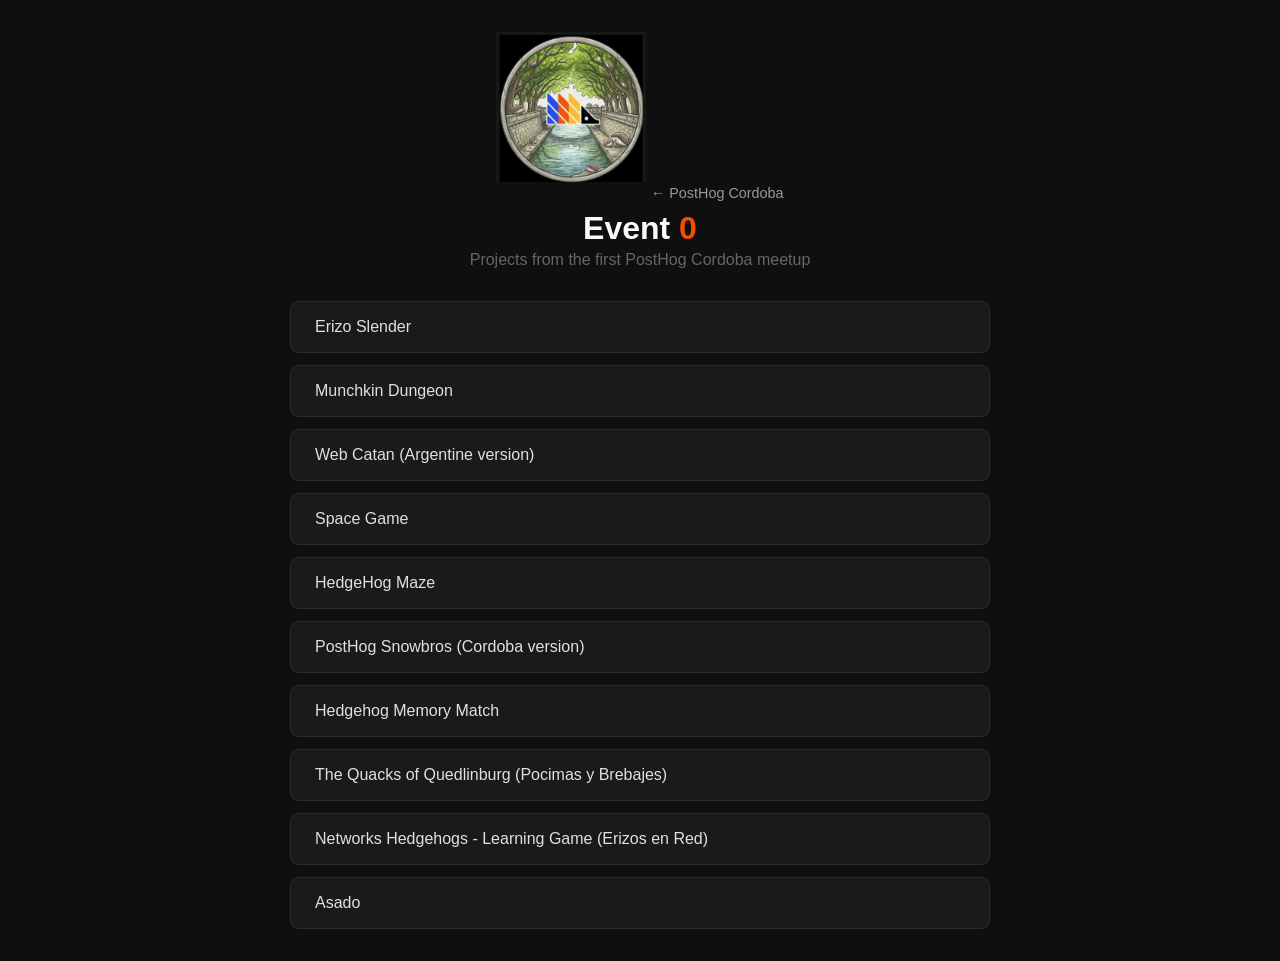
<file: index.html>
<!DOCTYPE html>
<html lang="en">
<head>
  <meta charset="UTF-8">
  <meta http-equiv="refresh" content="0; url=event-0/">
  <title>PostHog Cordoba</title>
</head>
<body>
  <p>Redirecting to <a href="event-0/">Event 0</a>...</p>
</body>
</html>
</file>
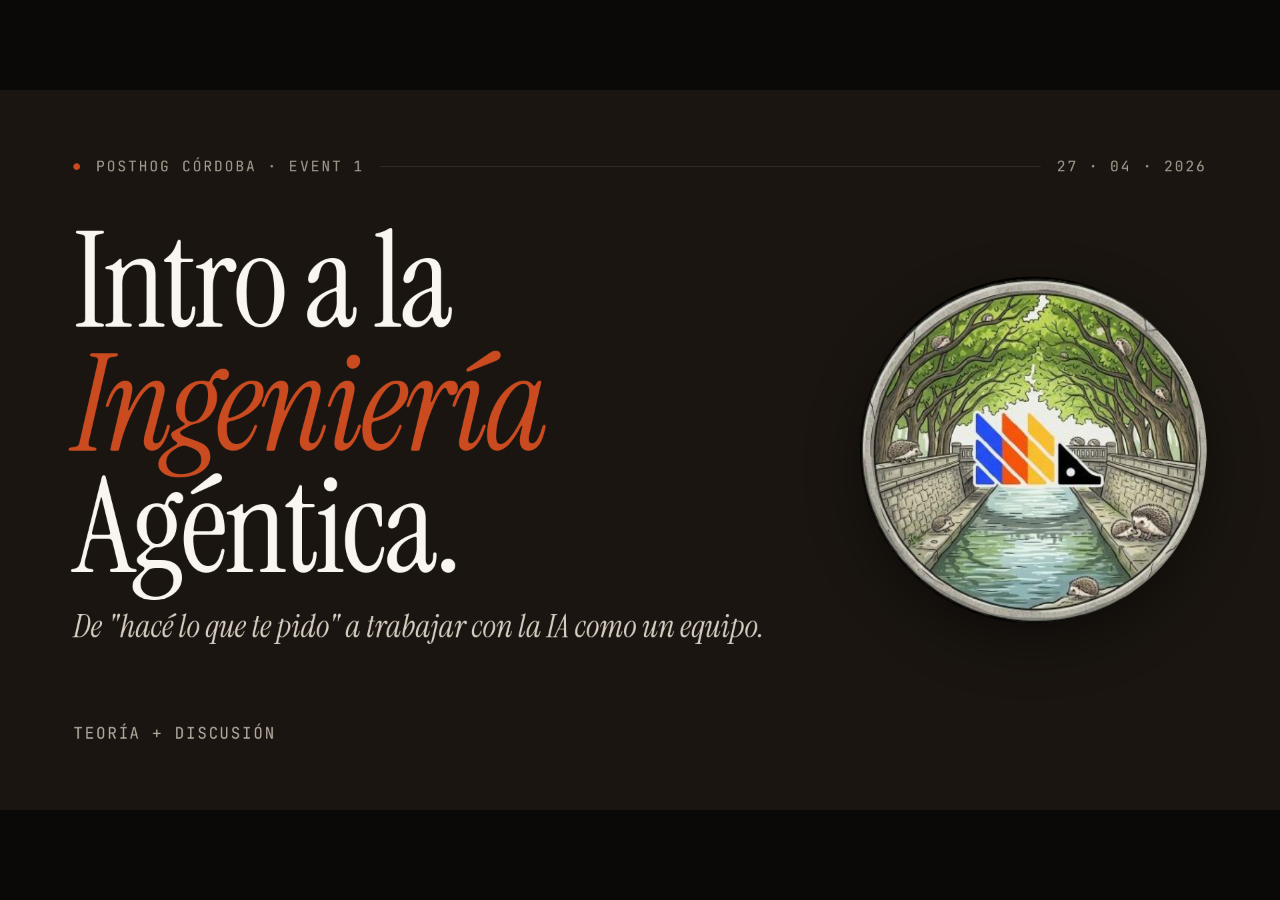
<file: event-0.5/index.html>
<!doctype html>
<html lang="es">
<head>
<meta charset="utf-8">
<title>Intro a la Ingeniería Agéntica</title>
<link rel="stylesheet" href="styles.css?v=2">
<script src="deck-stage.js"></script>
</head>
<body>
<deck-stage width="1920" height="1080">

<!-- 1. COVER -->
<section class="cover" data-label="01 Cover">
  <img src="assets/cover-art.png" alt="" style="position: absolute; right: 110px; top: 50%; transform: translateY(-50%); width: 520px; height: 520px; border-radius: 50%; object-fit: cover; box-shadow: 0 30px 80px rgba(0,0,0,0.4); z-index: 1;">
  <div class="eyebrow" style="position: relative; z-index: 2;"><span class="dot"></span>POSTHOG CÓRDOBA · EVENT 1<span class="rule"></span>27 · 04 · 2026</div>
  <div style="position: relative; z-index: 2; max-width: 1100px;">
    <h1>Intro a la<br><span class="accent">Ingeniería</span><br>Agéntica.</h1>
    <p class="subtitle">De "hacé lo que te pido" a trabajar con la IA como un equipo.</p>
  </div>
  <div class="meta-row" style="position: relative; z-index: 2;">
    <span>teoría + discusión</span>
    <span></span>
  </div>
</section>

<!-- 2. BLOQUE 1 DIVIDER -->
<section class="divider" data-label="02 Bloque 1 — Intro">
  <div class="eyebrow"><span class="dot"></span>BLOQUE 01</div>
  <div class="row" style="align-items: flex-end; gap: 80px;">
    <div class="num">01</div>
    <div style="padding-bottom: 30px;">
      <h2>Intro.</h2>
    </div>
  </div>
  <div class="meta">Recap del Event 0 · Debate en vivo · Agenda</div>
</section>

<!-- 3. RECAP EVENT 0 -->
<section class="slide" data-label="03 Recap Event 0">
  <div class="eyebrow"><span class="dot"></span>01 · INTRO<span class="rule"></span>DIEGO</div>
  <div class="title-block">
    <h2 class="title">Lo que pasó en el<br>Event 0.</h2>
  </div>
  <div class="row" style="margin-top: 50px; gap: 50px; padding-bottom: 40px;">
    <div class="grow" style="height: 380px; display: grid; grid-template-columns: 1.7fr 1fr 1fr 0.8fr; grid-template-rows: minmax(0, 1.2fr) minmax(0, 1fr); gap: 8px;">
      <img src="assets/event0-setup.jpg" alt="" style="grid-row: 1 / 3; grid-column: 1 / 2; width: 100%; height: 100%; object-fit: cover; display: block;">
      <img src="assets/event0-building.jpg" alt="" style="grid-column: 2 / 5; grid-row: 1 / 2; width: 100%; height: 100%; object-fit: cover; display: block;">
      <img src="assets/event0-asado.jpg" alt="" style="grid-column: 2 / 3; grid-row: 2 / 3; width: 100%; height: 100%; object-fit: cover; display: block;">
      <img src="assets/event0-almuerzo.jpg" alt="" style="grid-column: 3 / 4; grid-row: 2 / 3; width: 100%; height: 100%; object-fit: cover; display: block;">
      <img src="assets/event0-demo.jpg" alt="" style="grid-column: 4 / 5; grid-row: 2 / 3; width: 100%; height: 100%; object-fit: cover; display: block;">
    </div>
    <div class="col" style="flex: 0 0 480px; justify-content: space-between;">
      <ul class="dashes">
        <li>Qué construimos — juegos en una tarde con IA</li>
        <li>Quiénes participaron, qué herramientas</li>
        <li>Highlights y momentos memorables</li>
      </ul>
      <div style="font-family: var(--mono); font-size: 18px; line-height: 1.7; color: var(--ink-3); letter-spacing: 0.04em;">
        <div style="color: var(--ink-2); margin-bottom: 10px; text-transform: uppercase; font-size: 14px; letter-spacing: 0.18em;">Más info</div>
        <div><span style="color: var(--accent);">→</span>&nbsp; posthog.com/events/180</div>
        <div><span style="color: var(--accent);">→</span>&nbsp; github.com/PostHog/requests-for-comments-public/issues/508</div>
      </div>
    </div>
  </div>
  <div class="footer"><span>01 / Intro</span><span>Recap del Event 0</span></div>
</section>

<!-- 4. WORD CLOUD live -->
<!-- 4. WORD CLOUD live + PROMPTS -->
<section class="slide" data-label="04 Nube de palabras en vivo">
  <div class="eyebrow"><span class="dot"></span>01 · DEBATE<span class="rule"></span>EN VIVO · MENTIMETER</div>
  <div class="row" style="gap: 80px; align-items: center; margin-top: 30px;">
    <div style="flex: 1; min-width: 0;">
      <h2 class="title">¿Cómo fue<br>vibe codear<br><em>para ustedes?</em></h2>
      <p class="kicker" style="margin-top: 24px;">Abran el link y respondan con las primeras palabras que se les vengan a la cabeza.</p>
      <p class="small" style="margin-top: 32px; margin-bottom: 14px; opacity: .7;">DISPARADORES</p>
      <ol class="steps" style="max-width: 720px;">
        <li>¿Cómo se sintieron trabajando con IA?</li>
        <li>¿Qué fue lo más frustrante?</li>
        <li>¿Alguien logró algo que no habría podido hacer solo?</li>
      </ol>
    </div>
    <div style="flex: 0 0 auto; display: flex; flex-direction: column; align-items: center; gap: 18px;">
      <img src="assets/menti-qr.png" alt="QR Mentimeter" style="width: 460px; height: 460px; image-rendering: pixelated; border: 1px solid var(--rule); padding: 14px; background: #fff;"/>
      <p class="small" style="opacity: .7;">Escaneá el QR para participar</p>
    </div>
  </div>
  <div class="footer"><span>01 / Intro</span><span>Word cloud + discusión</span></div>
</section>

<!-- 5. MENTIMETER FULL-BLEED -->
<section class="slide" data-label="05 Mentimeter en vivo" style="padding: 0; display: block;">
  <iframe scrolling='no' sandbox='allow-popups allow-scripts allow-same-origin allow-presentation' allowfullscreen='true' allowtransparency='true' frameborder='0' src='https://www.mentimeter.com/app/presentation/alfgtob5dpv6dym3qv83kq1tbvhgd1nc/embed' style='display: block; width: 100%; height: 100%; border: 0; background: var(--bg-2);'></iframe>
</section>

<!-- 6. LO QUE PROBABLEMENTE PASÓ -->
<section class="slide" data-label="06 Algo que pudo haber pasado">
  <div class="eyebrow"><span class="dot"></span>01 · INTRO<span class="rule"></span>VALIDAR LA EXPERIENCIA</div>
  <div class="title-block">
    <h2 class="title">Algo que <em>quizás</em><br>les pasó.</h2>
  </div>
  <div class="flow-h" style="margin-top: 70px;">
    <div class="step">Le pedís<br>algo</div>
    <div class="arr">→</div>
    <div class="step">Sale bien</div>
    <div class="arr">→</div>
    <div class="step">Otro<br>cambio</div>
    <div class="arr">→</div>
    <div class="step">Anduvo</div>
    <div class="arr">→</div>
    <div class="step">Feature<br>nuevo</div>
    <div class="arr">→</div>
    <div class="step accent">Algo<br>raro</div>
    <div class="arr">→</div>
    <div class="step">Querés<br>arreglarlo</div>
    <div class="arr">→</div>
    <div class="step accent">Se rompe</div>
  </div>
  <div class="footer"><span>01 / Intro</span><span>Lo que pasa habitualmente</span></div>
</section>

<!-- 7. HOY HABLAMOS DE ESO -->
<section class="slide" data-label="07 Hoy hablamos de eso">
  <div class="eyebrow"><span class="dot"></span>01 · INTRO<span class="rule"></span>AGENDA</div>
  <div class="title-block">
    <h2 class="title">Hoy hablamos<br>de eso.</h2>
  </div>
  <ul class="dashes" style="margin-top: 56px; max-width: 1600px; font-size: 28px;">
    <li>¿Qué pasa cuando vibe codeamos?</li>
    <li>¿En qué momento se queda corto?</li>
    <li>¿Cómo empezamos a entender y a hacer crecer los proyectos?</li>
    <li>¿Cómo dejamos de usar IA para programar rápido y empezamos a usarla para trabajar mejor?</li>
  </ul>
  <div class="footer"><span>01 / Intro</span><span>→ Bloque 02</span></div>
</section>

<!-- 8. BLOQUE 2 DIVIDER -->
<section class="divider" data-label="08 Bloque 2 — Vibe Coding">
  <div class="eyebrow"><span class="dot"></span>BLOQUE 02</div>
  <div class="row" style="align-items: flex-end; gap: 80px;">
    <div class="num">02</div>
    <div style="padding-bottom: 30px;">
      <h2>Vibe Coding.</h2>
    </div>
  </div>
  <div class="meta">Definición · El problema del 80% · Modos de falla</div>
</section>

<!-- 9. VIBE CODING — DEFINICIÓN + TWEET DE KARPATHY -->
<section class="slide" data-label="09 ¿Qué es vibe coding?">
  <div class="eyebrow"><span class="dot"></span>02 · VIBE CODING<span class="rule"></span>3.0 · DEFINICIÓN</div>
  <div class="title-block">
    <h2 class="title">¿Qué es <em>vibe coding</em>?</h2>
    <p class="kicker">El término lo acuñó Andrej Karpathy en un tweet del 2 de febrero de 2025. Se viralizó — pero la definición original es muy específica.</p>
  </div>

  <div class="row" style="margin-top: 70px; gap: 60px; align-items: flex-start;">
    <!-- Left: short definition -->
    <div style="flex: 0 0 620px;">
      <div class="chip" style="margin-bottom: 28px;">Definición</div>
      <p class="lead" style="font-size: 38px; line-height: 1.3;">Construir software con una IA <strong>sin leer el código</strong> que genera.</p>
      <p style="margin-top: 28px; color: var(--ink-3); font-size: 26px; line-height: 1.45;">Le decís lo que querés, mirás si funciona, y si no — le pedís que arregle. El "vibe" es justamente que <em>no te metés en el cómo</em>.</p>
    </div>

    <!-- Right: tweet card -->
    <a href="https://x.com/karpathy/status/1886192184808149383" target="_blank" rel="noopener" class="grow" style="border: 1px solid var(--rule); background: oklch(1 0 0 / 0.5); padding: 36px 40px; max-width: 920px; text-decoration: none; color: inherit; display: block; transition: border-color .15s ease, background .15s ease;" onmouseover="this.style.borderColor='var(--accent)';this.style.background='oklch(1 0 0 / 0.8)'" onmouseout="this.style.borderColor='var(--rule)';this.style.background='oklch(1 0 0 / 0.5)'">
      <div style="display: flex; align-items: center; gap: 16px; margin-bottom: 22px;">
        <div style="width: 56px; height: 56px; border-radius: 50%; background: var(--ink); color: var(--bg); font-family: var(--serif); font-size: 32px; display: flex; align-items: center; justify-content: center; line-height: 1;">A</div>
        <div style="line-height: 1.2;">
          <div style="font-family: var(--sans); font-weight: 600; font-size: 22px; color: var(--ink);">Andrej Karpathy</div>
          <div style="font-family: var(--mono); font-size: 18px; color: var(--ink-3); letter-spacing: 0.04em;">@karpathy · 2 feb 2025</div>
        </div>
        <div style="flex: 1;"></div>
        <div style="font-family: var(--mono); font-size: 14px; color: var(--accent); letter-spacing: 0.14em; text-transform: uppercase;">x.com ↗</div>
      </div>
      <p style="font-family: var(--serif); font-style: italic; font-size: 34px; line-height: 1.3; color: var(--ink); margin: 0;">"There's a new kind of coding I call <strong style="font-style: normal; color: var(--accent); font-weight: 400;">'vibe coding'</strong>, where you fully give in to the vibes, embrace exponentials, and forget that the code even exists."</p>
      <div style="margin-top: 22px; font-family: var(--mono); font-size: 15px; color: var(--ink-3); letter-spacing: 0.04em; word-break: break-all;">x.com/karpathy/status/1886192184808149383</div>
    </a>
  </div>

  <p class="small" style="margin-top: 36px;">
</p>
  <div class="footer"><span>02 / Vibe Coding</span><span>3 — ¿Qué es?</span></div>
</section>

<!-- 10. VIBE CODING = ITERAR SIN MIRAR -->
<section class="slide" data-label="10 Vibe coding = iterar sin mirar">
  <div class="eyebrow"><span class="dot"></span>02 · VIBE CODING<span class="rule"></span>3.1</div>
  <div class="title-block">
    <h2 class="title">El loop de vibe coding.</h2>
  </div>
  <div style="margin-top: 50px; flex: 1; display: flex; align-items: center; justify-content: center;">
    <svg viewBox="0 0 1480 500" style="width: 100%; max-width: 1480px; height: auto;" xmlns="http://www.w3.org/2000/svg">
      <defs>
        <marker id="arrowhead" markerWidth="10" markerHeight="10" refX="9" refY="5" orient="auto">
          <path d="M0,0 L10,5 L0,10 z" fill="oklch(0.20 0.012 70)"/>
        </marker>
        <marker id="arrowheadAccent" markerWidth="10" markerHeight="10" refX="9" refY="5" orient="auto">
          <path d="M0,0 L10,5 L0,10 z" fill="oklch(0.62 0.18 30)"/>
        </marker>
        <marker id="arrowheadMuted" markerWidth="10" markerHeight="10" refX="9" refY="5" orient="auto">
          <path d="M0,0 L10,5 L0,10 z" fill="oklch(0.45 0.012 70)"/>
        </marker>
      </defs>

      <!-- Step 1: Le pedís algo a la IA  (x: 40–300, center y: 240) -->
      <g>
        <rect x="40" y="180" width="260" height="120" fill="none" stroke="oklch(0.20 0.012 70)" stroke-width="1.5"/>
        <text x="60" y="212" font-family="JetBrains Mono" font-size="16" fill="oklch(0.45 0.012 70)" letter-spacing="0.08em">01</text>
        <text x="60" y="258" font-family="Inter, sans-serif" font-size="24" font-weight="500" fill="oklch(0.20 0.012 70)">Le pedís algo</text>
        <text x="60" y="284" font-family="Inter, sans-serif" font-size="24" font-weight="500" fill="oklch(0.20 0.012 70)">a la IA</text>
      </g>

      <!-- Arrow 01 → 02 (snapped to box edges) -->
      <line x1="300" y1="240" x2="400" y2="240" stroke="oklch(0.20 0.012 70)" stroke-width="1.5" marker-end="url(#arrowhead)"/>

      <!-- Step 2: Ves si funciona  (x: 400–660) -->
      <g>
        <rect x="400" y="180" width="260" height="120" fill="none" stroke="oklch(0.20 0.012 70)" stroke-width="1.5"/>
        <text x="420" y="212" font-family="JetBrains Mono" font-size="16" fill="oklch(0.45 0.012 70)" letter-spacing="0.08em">02</text>
        <text x="420" y="258" font-family="Inter, sans-serif" font-size="24" font-weight="500" fill="oklch(0.20 0.012 70)">Ves si</text>
        <text x="420" y="284" font-family="Inter, sans-serif" font-size="24" font-weight="500" fill="oklch(0.20 0.012 70)">funciona</text>
      </g>

      <!-- Branch labels along the rails -->
      <text x="690" y="170" font-family="JetBrains Mono" font-size="15" fill="oklch(0.45 0.012 70)" letter-spacing="0.08em">SI SÍ</text>
      <text x="690" y="345" font-family="JetBrains Mono" font-size="15" fill="oklch(0.62 0.18 30)" letter-spacing="0.08em">SI NO</text>

      <!-- Branch up to 03A: from box02 right edge (660,240) → split point (730,240) → up (730,120) → enter 03A left edge (770,120) -->
      <path d="M 660 240 L 730 240 L 730 120 L 770 120" fill="none" stroke="oklch(0.20 0.012 70)" stroke-width="1.5" marker-end="url(#arrowhead)"/>
      <!-- Branch down to 03B -->
      <path d="M 660 240 L 730 240 L 730 360 L 770 360" fill="none" stroke="oklch(0.62 0.18 30)" stroke-width="1.5" marker-end="url(#arrowheadAccent)"/>

      <!-- Step 03A (top) — pedir algo más  (x: 770–1090, y: 60–180, center y: 120) -->
      <g>
        <rect x="770" y="60" width="320" height="120" fill="none" stroke="oklch(0.20 0.012 70)" stroke-width="1.5"/>
        <text x="790" y="92" font-family="JetBrains Mono" font-size="16" fill="oklch(0.45 0.012 70)" letter-spacing="0.08em">03A</text>
        <text x="790" y="138" font-family="Inter, sans-serif" font-size="24" font-weight="500" fill="oklch(0.20 0.012 70)">Le pedís</text>
        <text x="790" y="164" font-family="Inter, sans-serif" font-size="24" font-weight="500" fill="oklch(0.20 0.012 70)">algo más</text>
      </g>

      <!-- Step 03B (bottom) — pedir que arregle  (x: 770–1090, y: 300–420, center y: 360) -->
      <g>
        <rect x="770" y="300" width="320" height="120" fill="none" stroke="oklch(0.62 0.18 30)" stroke-width="1.5"/>
        <text x="790" y="332" font-family="JetBrains Mono" font-size="16" fill="oklch(0.62 0.18 30)" letter-spacing="0.08em">03B</text>
        <text x="790" y="378" font-family="Inter, sans-serif" font-size="24" font-weight="500" fill="oklch(0.20 0.012 70)">Le pedís que</text>
        <text x="790" y="404" font-family="Inter, sans-serif" font-size="24" font-weight="500" fill="oklch(0.20 0.012 70)">lo arregle</text>
      </g>

      <!-- LOOP rail: collects from 03A and 03B and returns to 01 top edge -->
      <!-- 03A out: (1090,120) → (1380,120) -->
      <path d="M 1090 120 L 1380 120" fill="none" stroke="oklch(0.45 0.012 70)" stroke-width="1.5" stroke-dasharray="6,4"/>
      <!-- 03B out: (1090,360) → (1380,360) -->
      <path d="M 1090 360 L 1380 360" fill="none" stroke="oklch(0.45 0.012 70)" stroke-width="1.5" stroke-dasharray="6,4"/>
      <!-- Vertical merge rail at x=1380 → returns to top edge of step 02 -->
      <path d="M 1380 120 L 1380 460 L 530 460 L 530 300" fill="none" stroke="oklch(0.45 0.012 70)" stroke-width="1.5" stroke-dasharray="6,4" marker-end="url(#arrowheadMuted)"/>

      <!-- LOOP label, anchored to end so it stays inside the viewBox -->
      <text x="1370" y="245" font-family="JetBrains Mono" font-size="14" fill="oklch(0.45 0.012 70)" letter-spacing="0.12em" text-anchor="end">LOOP ↩</text>
    </svg>
  </div>
  <p class="small" style="margin-top: 30px; max-width: 1500px;">En el medio, muchas veces no leemos lo que genera. Confiamos en que funciona y seguimos.</p>
  <div class="footer"><span>02 / Vibe Coding</span><span>3 — Vibe coding</span></div>
</section>

<!-- 12. LA CURVA + EL 80% -->
<section class="slide" data-label="12 La curva del 80%">
  <div class="eyebrow"><span class="dot"></span>02 · VIBE CODING<span class="rule"></span>4 · EL PROBLEMA DEL 80%</div>
  <div class="title-block">
    <h2 class="title">El 80% funciona.<br>El otro 20% es el que duele.</h2>
    <p class="kicker">Rápido al principio. Lento después. Cada cambio cuesta más.</p>
  </div>
  <div class="row" style="margin-top: 60px; gap: 60px; align-items: flex-start;">
    <div class="grow" style="max-width: 760px;">
      <div class="curve" style="margin-top: 0;">
        <svg viewBox="0 0 1400 380" preserveAspectRatio="none">
          <path d="M 0,360 C 60,360 120,40 280,30 C 440,20 600,80 800,180 C 1000,280 1200,330 1400,360" stroke="oklch(0.58 0.17 38)" stroke-width="6" fill="none"/>
          <circle cx="280" cy="30" r="10" fill="oklch(0.58 0.17 38)"/>
          <circle cx="1400" cy="360" r="10" fill="oklch(0.58 0.17 38)"/>
          <text x="300" y="76" font-family="JetBrains Mono" font-size="28" fill="oklch(0.20 0.012 70)">¡FUNCIONA!</text>
          <text x="1100" y="335" font-family="JetBrains Mono" font-size="28" fill="oklch(0.20 0.012 70)" text-anchor="end">cada fix rompe otra cosa</text>
        </svg>
        <div style="margin-top: 8px; font-family: 'JetBrains Mono', monospace; font-size: 14px; color: oklch(0.45 0.012 70); text-transform: uppercase; letter-spacing: 0.08em;">↑ velocidad del progreso · tiempo →</div>
      </div>
    </div>
    <div class="grow" style="padding-top: 10px;">
      <div class="label" style="margin-bottom: 18px;">POR QUÉ EL ÚLTIMO 20% CUESTA TANTO</div>
      <ul class="dashes" style="font-size: 26px;">
        <li><strong>Juicio</strong> — ¿está bien hecho, o apenas funciona?</li>
        <li><strong>Contexto</strong> — ¿cómo afecta esto al resto del proyecto?</li>
        <li><strong>Edge cases</strong> — ¿qué pasa si el usuario hace algo inesperado?</li>
        <li><strong>Acumulación</strong> — un cambio rompe otra cosa; un fix parchea el síntoma; nadie sabe quién tiene la culpa de qué.</li>
      </ul>
    </div>
  </div>
  <div class="footer"><span>02 / Vibe Coding</span><span>4 — El problema del 80%</span></div>
</section>

<!-- 10. LA DEUDA QUE NO VEMOS -->
<section class="slide" data-label="11 La deuda que no vemos">
  <div class="eyebrow"><span class="dot"></span>02 · VIBE CODING<span class="rule"></span>3.2</div>
  <div class="title-block">
    <h2 class="title">Tres deudas que se acumulan.</h2>
  </div>
  <div class="row" style="margin-top: 70px; gap: 36px;">
    <div class="card grow">
      <div class="label">A — DEUDA DE COMPRENSIÓN</div>
      <div class="head">No siempre entendés cómo funciona lo que se generó.</div>
      <div class="body">Con el tiempo se acumula. Cada vez entendés menos tu propio proyecto.</div>
    </div>
    <div class="card grow">
      <div class="label">B — CÓDIGO FRÁGIL</div>
      <div class="head">Anda para el caso feliz. Se rompe en cuanto cambiás algo.</div>
      <div class="body">Cada fix agrega complejidad en vez de reducirla.</div>
    </div>
    <div class="card grow">
      <div class="label">C — FALTA DE DISEÑO Y ARQUITECTURA</div>
      <div class="head">Cada feature se agrega sin pensar cómo encaja con el resto.</div>
      <div class="body">Funciona pero no hay un plan. Cada cambio futuro se vuelve más difícil porque no hay estructura debajo.</div>
    </div>
  </div>
  <p class="small" style="margin-top: 56px; text-align: left;">→ La <strong>deuda de comprensión</strong> es deuda cognitiva; el <strong>código frágil y falta de estructura</strong> es deuda técnica.</p>.</p>
  <div class="footer"><span>02 / Vibe Coding</span><span>3 — Qué pasa cuando vibe codeás</span></div>
</section>

<!-- 13. MODOS DE FALLA -->
<section class="slide" data-label="13 Modos de falla">
  <div class="eyebrow"><span class="dot"></span>02 · VIBE CODING<span class="rule"></span>5 · MODOS DE FALLA</div>
  <div class="title-block">
    <h2 class="title">La IA falla convincentemente.</h2>
    <p class="kicker">A veces ni se nota que se equivocó — y eso es lo peligroso.</p>
  </div>
  <div class="row" style="margin-top: 40px; gap: 24px; align-items: stretch;">
    <div class="card grow" style="padding: 26px 28px;">
      <div class="label">01 — FALSA CONFIANZA</div>
      <div class="head" style="font-size: 26px;">"Parece que está bien, pero no lo está."</div>
      <div class="body" style="font-size: 20px; margin-top: 10px; line-height: 1.4;"><span class="mono" style="background: var(--bg-2); padding: 1px 6px; font-size: 18px;">"Fixed the login issue"</span> — sigue fallando. Te dice que está listo, lo explica con confianza, y no lo está.</div>
    </div>
    <div class="card grow" style="padding: 26px 28px;">
      <div class="label">02 — SIEMPRE TE DA LA RAZÓN</div>
      <div class="head" style="font-size: 26px;">Sycophancy: nunca te contradice.</div>
      <div class="body" style="font-size: 20px; margin-top: 10px; line-height: 1.4;">Le preguntás si está bien y te dice que sí. Le proponés una idea mala y te la celebra. <strong>No es un revisor</strong> — es un asistente entusiasta.</div>
    </div>
    <div class="card grow" style="padding: 26px 28px;">
      <div class="label">03 — ERRORES EN CADENA</div>
      <div class="head" style="font-size: 26px;">Un problema se vuelve varios.</div>
      <div class="body" style="font-size: 20px; margin-top: 10px; line-height: 1.4;">Asume algo incorrecto → construye encima → parece funcionar → pedís un cambio → choca con la suposición → hay que deshacer varias capas.</div>
    </div>
  </div>
  <div class="row" style="margin-top: 24px; gap: 24px;">
    <div class="card grow" style="padding: 26px 28px;">
      <div class="label">04 — FALTA DE JUICIO</div>
      <div class="head" style="font-size: 26px;">Hace de más, o hace de menos.</div>
      <div class="body" style="font-size: 20px; margin-top: 10px; line-height: 1.4;">"Un botón para guardar" → te lo entrega con validación, toast y logging que no pediste. O al revés: el botón está, pero adentro está vacío. <strong>No mide qué corresponde.</strong></div>
    </div>
    <div class="card grow" style="padding: 26px 28px;">
      <div class="label">05 — PÉRDIDA DE CONTEXTO</div>
      <div class="head" style="font-size: 26px;">Olvida lo que ya habías decidido.</div>
      <div class="body" style="font-size: 20px; margin-top: 10px; line-height: 1.4;">Empezaste con una landing, terminaste con un SaaS. <strong>No fue un cambio grande, fueron muchos chicos</strong> — cada uno parecía razonable.</div>
    </div>
    <div class="card grow" style="padding: 26px 28px;">
      <div class="label">06 — FALTA DE ESTRUCTURA Y BUENAS PRÁCTICAS</div>
      <div class="head" style="font-size: 26px;">Funciona, pero es un quilombo.</div>
      <div class="body" style="font-size: 20px; margin-top: 10px; line-height: 1.4;">Un archivo de 2000 líneas, nombres que solo tienen sentido en el momento, copia-y-pega en vez de abstracciones. <strong>Nadie</strong> lo puede mantener — ni vos en dos semanas.</div>
    </div>
  </div>
  <div class="footer"><span>02 / Vibe Coding</span><span>5 — Modos de falla</span></div>
</section>

<!-- (slides 13-22 consolidated into slides 12 and 13 above) -->

<!-- 25. BLOQUE 3 DIVIDER -->
<section class="divider" data-label="25 Bloque 3 — Planificar y revisar">
  <div class="eyebrow"><span class="dot"></span>BLOQUE 03</div>
  <div class="row" style="align-items: flex-end; gap: 80px;">
    <div class="num">03</div>
    <div style="padding-bottom: 30px;">
      <h2>Planificar<br>y revisar.</h2>
    </div>
  </div>
  <div class="meta">El pasante inteligente · Planificar antes de construir · Revisar antes de aceptar</div>
</section>

<!-- 27. CARACTERÍSTICAS DEL PASANTE -->
<section class="slide" data-label="27 Características del pasante">
  <div class="eyebrow"><span class="dot"></span>03 · PLANIFICAR Y REVISAR<span class="rule"></span>6.2</div>
  <div class="title-block">
    <h2 class="title">Imaginate un pasante<br>que…</h2>
  </div>
  <ul class="dashes" style="margin-top: 70px; max-width: 1600px;">
    <li>Programa muy rápido</li>
    <li>Sabe de todo — frontend, backend, bases de datos, diseño</li>
    <li>Trabaja 24/7 sin quejarse</li>
    <li>Pero <strong>no sabe nada sobre tu proyecto ni de vos.</strong> No conoce tus decisiones, tus prioridades, ni qué querés lograr.</li>
  </ul>
  <p class="lead" style="margin-top: 60px; max-width: 1600px;">¿Lo mandarías a "armá un proyecto" y volverías al día siguiente?<br>El problema no es la <em>capacidad</em> — es la <strong>dirección.</strong></p>
  <div class="footer"><span>03 / Planificar y revisar</span><span>6 — Pasante inteligente</span></div>
</section>

<!-- 16. PLANIFICAR — RESPUESTA A LOS PROBLEMAS -->
<section class="slide" data-label="16 Planificar antes de construir">
  <div class="eyebrow"><span class="dot"></span>03 · PLANIFICAR Y REVISAR<span class="rule"></span>7 · PLANIFICAR</div>
  <div class="title-block">
    <h2 class="title">Planificar antes de construir.</h2>
  </div>
  <div class="row" style="margin-top: 50px; gap: 40px;">
    <div class="card grow" style="padding: 32px 40px;">
      <div class="label">QUÉ ES</div>
      <div class="head" style="font-size: 30px;">Iterar sobre la <em>idea</em> antes de iterar sobre el código.</div>
      <div class="body" style="font-size: 22px; line-height: 1.5;">Decidís el qué y el cómo <strong>antes</strong> de que la IA escriba una línea. Conversás, ajustás, descartás — todo sin que se acumule deuda.</div>
    </div>
    <div class="card grow" style="padding: 32px 40px;">
      <div class="label">PARA QUÉ SIRVE</div>
      <div class="head" style="font-size: 30px;">Cambiar de rumbo cuando todavía es <em>gratis</em>.</div>
      <div class="body" style="font-size: 22px; line-height: 1.5;">Sin código, mover la idea no cuesta nada. Con código ya escrito, cada cambio se apila sobre lo anterior y el costo crece rápido.</div>
    </div>
  </div>
  <div style="margin-top: 50px; display: flex; align-items: center; justify-content: center;">
    <svg viewBox="0 0 1480 260" style="width: 100%; max-width: 1480px; height: auto;" xmlns="http://www.w3.org/2000/svg">
      <defs>
        <marker id="planArrow" markerWidth="10" markerHeight="10" refX="9" refY="5" orient="auto">
          <path d="M0,0 L10,5 L0,10 z" fill="oklch(0.20 0.012 70)"/>
        </marker>
        <marker id="planArrowAccent" markerWidth="10" markerHeight="10" refX="9" refY="5" orient="auto">
          <path d="M0,0 L10,5 L0,10 z" fill="oklch(0.62 0.18 30)"/>
        </marker>
        <marker id="planArrowMuted" markerWidth="10" markerHeight="10" refX="9" refY="5" orient="auto">
          <path d="M0,0 L10,5 L0,10 z" fill="oklch(0.45 0.012 70)"/>
        </marker>
      </defs>

      <!-- Phase A: PLANIFICAR (loop on the idea) -->
      <text x="40" y="40" font-family="JetBrains Mono" font-size="16" fill="oklch(0.45 0.012 70)" letter-spacing="0.12em">FASE A · PLANIFICAR — ITERÁS SOBRE LA IDEA</text>

      <!-- Step 01: Idea inicial -->
      <g>
        <rect x="40" y="100" width="240" height="120" fill="none" stroke="oklch(0.20 0.012 70)" stroke-width="1.5"/>
        <text x="60" y="132" font-family="JetBrains Mono" font-size="16" fill="oklch(0.45 0.012 70)" letter-spacing="0.08em">01</text>
        <text x="60" y="178" font-family="Inter, sans-serif" font-size="22" font-weight="500" fill="oklch(0.20 0.012 70)">Idea inicial</text>
        <text x="60" y="204" font-family="Inter, sans-serif" font-size="22" font-weight="500" fill="oklch(0.20 0.012 70)">(borrosa)</text>
      </g>

      <line x1="280" y1="160" x2="340" y2="160" stroke="oklch(0.20 0.012 70)" stroke-width="1.5" marker-end="url(#planArrow)"/>

      <!-- Step 02: Conversar con la IA -->
      <g>
        <rect x="340" y="100" width="280" height="120" fill="none" stroke="oklch(0.20 0.012 70)" stroke-width="1.5"/>
        <text x="360" y="132" font-family="JetBrains Mono" font-size="16" fill="oklch(0.45 0.012 70)" letter-spacing="0.08em">02</text>
        <text x="360" y="178" font-family="Inter, sans-serif" font-size="22" font-weight="500" fill="oklch(0.20 0.012 70)">Conversás con</text>
        <text x="360" y="204" font-family="Inter, sans-serif" font-size="22" font-weight="500" fill="oklch(0.20 0.012 70)">la IA — sin código</text>
      </g>

      <line x1="620" y1="160" x2="680" y2="160" stroke="oklch(0.20 0.012 70)" stroke-width="1.5" marker-end="url(#planArrow)"/>

      <!-- Step 03: Plan / spec -->
      <g>
        <rect x="680" y="100" width="280" height="120" fill="none" stroke="oklch(0.20 0.012 70)" stroke-width="1.5"/>
        <text x="700" y="132" font-family="JetBrains Mono" font-size="16" fill="oklch(0.45 0.012 70)" letter-spacing="0.08em">03</text>
        <text x="700" y="178" font-family="Inter, sans-serif" font-size="22" font-weight="500" fill="oklch(0.20 0.012 70)">Plan / spec corta</text>
        <text x="700" y="204" font-family="Inter, sans-serif" font-size="22" font-weight="500" fill="oklch(0.20 0.012 70)">(qué y cómo)</text>
      </g>

      <!-- Loop back to refine -->
      <path d="M 820 100 L 820 80 L 460 80 L 460 100" fill="none" stroke="oklch(0.45 0.012 70)" stroke-width="1.5" stroke-dasharray="6,4" marker-end="url(#planArrowMuted)"/>
      <text x="640" y="74" font-family="JetBrains Mono" font-size="13" fill="oklch(0.45 0.012 70)" letter-spacing="0.10em" text-anchor="middle">REFINAR · CAMBIAR · DESCARTAR</text>

      <!-- Bridge arrow to Phase B -->
      <line x1="960" y1="160" x2="1080" y2="160" stroke="oklch(0.62 0.18 30)" stroke-width="2" marker-end="url(#planArrowAccent)"/>
      <text x="1020" y="142" font-family="JetBrains Mono" font-size="13" fill="oklch(0.62 0.18 30)" letter-spacing="0.10em" text-anchor="middle">RECIÉN ACÁ →</text>

      <!-- Phase B: IMPLEMENTAR -->
      <text x="1080" y="40" font-family="JetBrains Mono" font-size="16" fill="oklch(0.62 0.18 30)" letter-spacing="0.12em">FASE B · IMPLEMENTAR</text>

      <g>
        <rect x="1080" y="100" width="360" height="120" fill="none" stroke="oklch(0.62 0.18 30)" stroke-width="1.5"/>
        <text x="1100" y="132" font-family="JetBrains Mono" font-size="16" fill="oklch(0.62 0.18 30)" letter-spacing="0.08em">04</text>
        <text x="1100" y="178" font-family="Inter, sans-serif" font-size="22" font-weight="500" fill="oklch(0.20 0.012 70)">La IA construye</text>
        <text x="1100" y="204" font-family="Inter, sans-serif" font-size="22" font-weight="500" fill="oklch(0.20 0.012 70)">con dirección clara</text>
      </g>

      <!-- (legend boxes removed: redundant with the diagram above) -->
    </svg>
  </div>
  <div class="footer"><span>03 / Planificar y revisar</span><span>7 — Planificar antes de construir</span></div>
</section>

<!-- 18. PLANIFICAR — BUENAS PRÁCTICAS -->
<section class="slide" data-label="17 Revisar antes de aceptar">
  <div class="eyebrow"><span class="dot"></span>03 · PLANIFICAR Y REVISAR<span class="rule"></span>7.2 · REVISAR</div>
  <div class="title-block">
    <h2 class="title">Y revisar antes de aceptar.</h2>
  </div>
  <p class="lead" style="margin-top: 32px; max-width: 1700px;">Planificar bien no te exime de revisar. La IA escribe rápido — vos sos el filtro. Si no mirás, no es tu trabajo: es el de la IA, con tu nombre arriba.</p>
  <div class="row" style="margin-top: 50px; gap: 40px;">
    <div class="card grow" style="padding: 32px 40px;">
      <div class="label">REVISAR EL CÓDIGO</div>
      <div class="head" style="font-size: 30px;">Leer el diff, no solo aceptarlo.</div>
      <div class="body" style="font-size: 22px; line-height: 1.5;">¿Cambió algo que no pediste? ¿Se agregaron dependencias raras? ¿La lógica se entiende? Si no podés explicar el cambio, todavía no es tuyo. <strong>Aceptar sin leer es deuda futura</strong>.</div>
    </div>
    <div class="card grow" style="padding: 32px 40px;">
      <div class="label">REVISAR EL RESULTADO</div>
      <div class="head" style="font-size: 30px;">Mirar la UI, correr el flujo.</div>
      <div class="body" style="font-size: 22px; line-height: 1.5;">Abrir la pantalla, hacer click, probar el caso real. Los tests pasan y la UI puede estar rota igual: alineación, copy, estados vacíos, mobile. <strong>Lo que el usuario ve es lo que importa</strong>.</div>
    </div>
  </div>
  <div class="footer"><span>03 / Planificar y revisar</span><span>7.2 — Revisar antes de aceptar</span></div>
</section>

<!-- 18. PLANIFICAR — BUENAS PRÁCTICAS -->
<section class="slide" data-label="18 Cómo planificar bien">
  <div class="eyebrow"><span class="dot"></span>03 · PLANIFICAR Y REVISAR<span class="rule"></span>7.3 · BUENAS PRÁCTICAS</div>
  <div class="title-block">
    <h2 class="title">Algunas formas<br>de planificar mejor.</h2>
  </div>
  <div class="row" style="margin-top: 60px; gap: 28px; align-items: stretch;">
    <div class="card grow" style="padding: 32px 34px;">
      <div class="label">01 — QUE LA IA TE ENTREVISTE</div>
      <div class="head" style="font-size: 26px;">Grill me: que pregunte hasta entender.</div>
      <div class="body" style="font-size: 20px; line-height: 1.45; margin-top: 10px;">En vez de describirle la idea perfecta, pedile que <strong>te entreviste a vos</strong>. Dispara preguntas que no habías pensado: edge cases, supuestos, decisiones que evitabas.<br><br><span class="mono" style="font-size: 17px; opacity: .75;">"Hacéme preguntas hasta que tengas la spec clara."</span></div>
    </div>
    <div class="card grow" style="padding: 32px 34px;">
      <div class="label">02 — EXPLORAR EL CÓDIGO QUE YA EXISTE</div>
      <div class="head" style="font-size: 26px;">Antes de agregar, entender qué hay.</div>
      <div class="body" style="font-size: 20px; line-height: 1.45; margin-top: 10px;">Pedile a la IA que <strong>lea el repo</strong> antes de proponer nada: convenciones, patrones, archivos relacionados. Así el plan encaja con lo que ya construiste — no choca.<br><br><span class="mono" style="font-size: 17px; opacity: .75;">"Mirá cómo manejamos auth hoy y proponé un plan consistente."</span></div>
    </div>
    <div class="card grow" style="padding: 32px 34px;">
      <div class="label">03 — INVESTIGAR / TRAER DOCS</div>
      <div class="head" style="font-size: 26px;">Que la IA lea la documentación real.</div>
      <div class="body" style="font-size: 20px; line-height: 1.45; margin-top: 10px;">Para librerías o APIs nuevas, conectarle <strong>docs actualizadas</strong> (Context7, MCPs de docs) evita que invente firmas o use APIs obsoletas. Investiga antes de proponer.<br><br><span class="mono" style="font-size: 17px; opacity: .75;">Context7 · MCPs de docs · web search</span></div>
    </div>
    <div class="card grow" style="padding: 32px 34px;">
      <div class="label">04 — DAR REFERENCIAS</div>
      <div class="head" style="font-size: 26px;">"Como X, pero para Y."</div>
      <div class="body" style="font-size: 20px; line-height: 1.45; margin-top: 10px;">Mostrarle <strong>ejemplos concretos</strong> — un repo, un screenshot, un producto que te gusta — alinea el resultado más rápido que cualquier descripción larga. Anclás el qué y el cómo a algo real.<br><br><span class="mono" style="font-size: 17px; opacity: .75;">"Quiero algo parecido a Linear, pero para gestionar X."</span></div>
    </div>
  </div>
  <div class="footer"><span>03 / Planificar y revisar</span><span>7.3 — Buenas prácticas</span></div>
</section>

<!-- 19. PLANNOTATOR -->
<section class="slide" data-label="19 Plannotator — anotar planes y diffs">
  <div class="eyebrow"><span class="dot"></span>03 · PLANIFICAR Y REVISAR<span class="rule"></span>7.4 · HERRAMIENTAS</div>
  <div class="title-block">
    <h2 class="title" style="font-size: 64px;">Plannotator.</h2>
    <p class="kicker" style="margin-top: 14px;">Una herramienta para revisar planes y diffs antes de aceptarlos.</p>
  </div>
  <div class="row" style="margin-top: 40px; gap: 50px; align-items: stretch;">
    <div class="col" style="flex: 0 0 38%; display: flex; flex-direction: column; gap: 24px;">
      <p class="lead" style="font-size: 26px; max-width: none;">En vez de aceptar el plan o el diff a ciegas, lo abrís en una vista cómoda — anotás dudas, marcás cambios, y devolvés feedback estructurado a la IA.</p>
      <ul class="dashes" style="font-size: 20px; gap: 14px;">
        <li>Visualiza el plan completo antes de ejecutarlo — y te deja anotar dudas ahí mismo.</li>
        <li>Anota líneas del diff con comentarios.</li>
      </ul>
      <div style="margin-top: auto; padding-top: 20px;">
        <div class="label" style="font-size: 18px; opacity: .6; margin-bottom: 6px;">REPO</div>
        <span class="mono" style="font-size: 22px; color: var(--accent);">github.com/backnotprop/plannotator</span>
      </div>
    </div>
    <div class="grow" style="display: flex; align-items: center; justify-content: center;">
      <img src="assets/plannotator.png" alt="Plannotator screenshot" style="width: 100%; max-height: 620px; object-fit: contain; border: 1px solid var(--rule); border-radius: 4px; box-shadow: 0 12px 40px oklch(0.20 0.012 70 / 0.15);">
    </div>
  </div>
  <div class="footer"><span>03 / Planificar y revisar</span><span>7.4 — Plannotator</span></div>
</section>

<!-- 37. REVISAR LOS CAMBIOS -->
<!-- 40. SUBAGENTES -->
<section class="slide" data-label="40 Subagentes — segundo par de ojos">
  <div class="eyebrow"><span class="dot"></span>03 · PLANIFICAR Y REVISAR<span class="rule"></span>8.4 · DELEGAR LA REVISIÓN</div>
  <div class="title-block">
    <h2 class="title">Subagentes:<br>un segundo par<br>de ojos.</h2>
  </div>
  <div class="flow-h" style="margin-top: 70px;">
    <div class="step">Agente A<br>genera</div>
    <div class="arr">→</div>
    <div class="step accent">Agente B<br>revisa</div>
    <div class="arr">→</div>
    <div class="step">Reporte</div>
    <div class="arr">→</div>
    <div class="step">Vos<br>decidís</div>
  </div>
  <p class="lead" style="margin-top: 60px; max-width: 1700px;">Otro modelo, otro prompt, instrucciones explícitas de buscar problemas. <strong>No reemplaza tu juicio</strong> — filtra el ruido. Vos te quedás con las decisiones de criterio.</p>
  <p class="small" style="margin-top: 28px;">Misma idea que un PR review: el autor está cerca, el revisor llega con ojos frescos.</p>
  <div class="footer"><span>03 / Planificar y revisar</span><span>→ Bloque 04</span></div>
</section>

<!-- 42. BLOQUE 4 DIVIDER -->
<section class="divider" data-label="42 Bloque 4 — Ingeniería agéntica">
  <div class="eyebrow"><span class="dot"></span>BLOQUE 04</div>
  <div class="row" style="align-items: flex-end; gap: 80px;">
    <div class="num">04</div>
    <div style="padding-bottom: 30px;">
      <h2>Ingeniería<br>agéntica.</h2>
    </div>
  </div>
  <div class="meta">Spec-driven development · Workflow · Skills · Validaciones</div>
</section>

<!-- 43. SPEC-DRIVEN — QUÉ ES + POR QUÉ (unified) -->
<section class="slide" data-label="43 Spec-driven">
  <div class="eyebrow"><span class="dot"></span>04 · ING. AGÉNTICA<span class="rule"></span>9 · SPEC-DRIVEN</div>
  <div class="title-block">
    <h2 class="title">Spec-driven:<br>el plan, <em>escrito</em>.</h2>
  </div>
  <p class="lead" style="margin-top: 50px; max-width: 1700px;">Consiste en bajar los aspectos definidos durante el planning en documentos que viven en el repo y describen distintos aspectos del proyecto — un feature, una decisión arquitectónica, un módulo, una integración.</p>
  <div class="row" style="margin-top: 50px; gap: 32px;">
    <div class="card grow" style="padding: 32px;">
      <div class="label">CONSISTENCIA</div>
      <div class="body" style="font-size: 24px;">Sobreviven en el tiempo, describen el estado ideal del sistema.</div>
    </div>
    <div class="card grow" style="padding: 32px;">
      <div class="label">ITERACIÓN BARATA</div>
      <div class="body" style="font-size: 24px;">Cambiás un doc sin escribir código. Discutís, ajustás, recién entonces implementás.</div>
    </div>
    <div class="card grow" style="padding: 32px;">
      <div class="label">MENOS SUPOSICIONES</div>
      <div class="body" style="font-size: 24px;">La IA no adivina las decisiones — las lee.</div>
    </div>
  </div>
  <p class="small" style="margin-top: 32px;">
</p>
  <div class="footer"><span>04 / Ing. agéntica</span><span>9 — Spec-driven</span></div>
</section>

<!-- 45. SPEC-DRIVEN — WORKFLOW -->
<section class="slide" data-label="45 Spec-driven — workflow">
  <div class="eyebrow"><span class="dot"></span>04 · ING. AGÉNTICA<span class="rule"></span>9.3 · WORKFLOW</div>
  <div class="title-block">
    <h2 class="title">Cómo se ve un flujo<br>de spec-driven development.</h2>
    <p class="kicker">
</p>
  </div>
  <div class="flow-h" style="margin-top: 70px;">
    <div class="step"><div><strong>SPEC</strong><br><span style="font-size: 16px; color: var(--ink-3);">WHAT</span></div></div>
    <div class="arr">→</div>
    <div class="step"><div><strong>DESIGN</strong><br><span style="font-size: 16px; color: var(--ink-3);">WHY / HOW</span></div></div>
    <div class="arr">→</div>
    <div class="step"><div><strong>PLAN</strong><br><span style="font-size: 16px; color: var(--ink-3);">STEPS</span></div></div>
    <div class="arr">→</div>
    <div class="step accent"><div><strong>IMPLEMENT</strong><br><span style="font-size: 16px;">EJECUTAR</span></div></div>
  </div>
  <p class="lead" style="margin-top: 50px; max-width: 1700px;">Definís <strong>qué</strong> querés, después <strong>por qué</strong> y <strong>cómo</strong>, opcionalmente <strong>los pasos</strong> para la implementación. Recién ahí escribimos el código. Cada artefacto se revisa antes de pasar al siguiente.</p>
  <div class="footer"><span>04 / Ing. agéntica</span><span>9.3 — Workflow</span></div>
</section>

<!-- 46. SKILLS — INTRO -->
<section class="slide" data-label="46 Skills — qué son">
  <div class="eyebrow"><span class="dot"></span>04 · ING. AGÉNTICA<span class="rule"></span>10 · SKILLS</div>
  <div class="title-block">
    <h2 class="title">Skills:<br>conocimiento empaquetado.</h2>
  </div>
  <p class="lead" style="margin-top: 50px; max-width: 1700px;">Son <strong>prompts que encapsulan conocimiento, procesos y herramientas</strong> — listos para que la IA los use cuando los necesite. Una vez los escribís, están disponibles siempre, en cada conversación, en cada proyecto.</p>
  <div style="margin-top: 50px; max-width: 1700px;">
    <div class="label" style="margin-bottom: 16px;">EJEMPLOS</div>
    <ul class="dashes" style="font-size: 26px; gap: 14px;">
      <li><strong>Standards de código</strong> — convenciones, naming, patrones que usamos en este proyecto.</li>
      <li><strong>Pasos para debuggear</strong> — cómo aislar un problema, qué logs mirar, cómo reproducir.</li>
      <li><strong>Cómo hacer queries a la base</strong> — qué cliente usar, qué índices considerar, cómo paginar.</li>
    </ul>
  </div>
  <div class="footer"><span>04 / Ing. agéntica</span><span>10 — Skills</span></div>
</section>

<!-- 47. SKILLS — POR QUÉ -->
<section class="slide" data-label="47 Skills — por qué importan">
  <div class="eyebrow"><span class="dot"></span>04 · ING. AGÉNTICA<span class="rule"></span>10.2 · POR QUÉ</div>
  <div class="title-block">
    <h2 class="title">Por qué importan.</h2>
  </div>
  <ul class="dashes" style="margin-top: 70px; max-width: 1700px;">
    <li><strong>Dejás de repetir instrucciones</strong> — lo que aprendés una vez se aplica solo la próxima.</li>
    <li><strong>Conocimiento del equipo, no de una persona</strong> — un skill es un proceso del equipo, no algo que sabe sólo el senior.</li>
    <li><strong>Componibles</strong> — pequeñas unidades que se combinan. La IA elige cuáles aplican.</li>
    <li><strong>Crecen con el proyecto</strong> — cada vez que descubrís cómo hacer algo bien, lo capturás como skill.</li>
    <li><strong>Capturalos donde tengan más sentido</strong> — en el repo del proyecto, globalmente en tu config, o como plugins que instalás cuando los necesitás.</li>
  </ul>
  <p class="small" style="margin-top: 40px;">Simon Willison: <em>"hoard things you know how to do"</em> — acumular soluciones para combinar y reutilizar.</p>
  <div class="footer"><span>04 / Ing. agéntica</span><span>10.2 — Skills</span></div>
</section>

<!-- 48. VALIDACIONES — INTRO + LOOP -->
<section class="slide" data-label="48 Validaciones — qué son">
  <div class="eyebrow"><span class="dot"></span>04 · ING. AGÉNTICA<span class="rule"></span>11 · VALIDACIONES</div>
  <div class="title-block">
    <h2 class="title">Validaciones:<br>dar feedback rápido<br>para <em>mejorar el output.</em></h2>
  </div>
  <p class="lead" style="margin-top: 50px; max-width: 1700px;">Mecanismos automáticos que le dicen a la IA <em>"esto está bien"</em> o <em>"probá de nuevo"</em>. Con ese feedback puede iterar sola hasta acertar — sin que vos tengas que revisar cada cambio a mano.</p>
  <div class="flow-h" style="margin-top: 50px; flex-wrap: wrap; row-gap: 16px;">
    <div class="step">Escribir<br>código</div>
    <div class="arr">→</div>
    <div class="step accent">Validar</div>
    <div class="arr">→</div>
    <div class="step">¿Pasa?<br><span style="font-size:14px;">SÍ → siguiente</span></div>
    <div class="arr">↘</div>
    <div class="step">Leer error</div>
    <div class="arr">→</div>
    <div class="step">Ajustar</div>
  </div>
  <p class="small" style="margin-top: 28px;"><strong>Mientras más temprano validás, más barato es arreglar.</strong></p>
  <div class="footer"><span>04 / Ing. agéntica</span><span>11 — Validaciones</span></div>
</section>

<!-- 49. VALIDACIONES — TESTS: CORRECTNESS + SAFETY NET -->
<section class="slide" data-label="49 Validaciones — tests">
  <div class="eyebrow"><span class="dot"></span>04 · ING. AGÉNTICA<span class="rule"></span>11.2 · TESTS</div>
  <div class="title-block">
    <h2 class="title">Los tests te dicen<br>dos cosas.</h2>
  </div>
  <div class="row" style="margin-top: 70px; gap: 36px;">
    <div class="card grow" style="padding: 50px;">
      <div class="label">01 — CORRECTNESS</div>
      <div class="head">Hace lo que tiene que hacer.</div>
      <div class="body" style="font-size: 26px;">No es garantía total — pero <em>mucho</em> mejor que "lo probé una vez y funcionó".</div>
    </div>
    <div class="card grow" style="padding: 50px;">
      <div class="label">02 — SAFETY NET</div>
      <div class="head">Cuando cambiás algo, te avisan si rompiste otra cosa.</div>
      <div class="body" style="font-size: 26px;">Sin tests, cada cambio es un salto al vacío. Modificás, esperás, rezás.</div>
    </div>
  </div>
  <div class="footer"><span>04 / Ing. agéntica</span><span>11.2 — Tests</span></div>
</section>

<!-- 50. VALIDACIONES — MÁS ALLÁ DE LOS TESTS -->
<section class="slide" data-label="50 Validaciones — más allá de los tests">
  <div class="eyebrow"><span class="dot"></span>04 · ING. AGÉNTICA<span class="rule"></span>11.3 · MÁS ALLÁ</div>
  <div class="title-block">
    <h2 class="title">Lo que <em>de verdad</em><br>cierra el loop.</h2>
    <p class="kicker">Más difíciles de configurar — pero la IA pasa de "creo que funciona" a "ví que funciona".</p>
  </div>
  <div class="row" style="margin-top: 50px; gap: 32px;">
    <div class="card grow" style="padding: 36px;">
      <div class="label">BROWSER TESTING</div>
      <div class="head" style="font-size: 30px;">Que vea el resultado.</div>
      <div class="body" style="font-size: 22px;">La IA abre un navegador headless, navega tu app, toma screenshots, los lee. Detecta cosas que ningún unit test ve — un layout roto, un botón invisible, un overflow.</div>
    </div>
    <div class="card grow" style="padding: 36px;">
      <div class="label">VISUAL DIFFS</div>
      <div class="head" style="font-size: 30px;">¿Cambió algo que no querías?</div>
      <div class="body" style="font-size: 22px;">Comparás el render contra una baseline. Cualquier diferencia visual aparece — la IA decide si es intencional o regresión.</div>
    </div>
    <div class="card grow" style="padding: 36px;">
      <div class="label">END-TO-END</div>
      <div class="head" style="font-size: 30px;">El flujo completo.</div>
      <div class="body" style="font-size: 22px;">Recorridos reales del usuario — login, formularios, integraciones. Más caros de mantener, pero atrapan los bugs que más duelen.</div>
    </div>
  </div>
  <p class="small" style="margin-top: 32px;">Configurar esto cuesta más que un linter. Pero le abrís a la IA un canal de feedback que cambia su forma de trabajar.</p>
  <div class="footer"><span>04 / Ing. agéntica</span><span>→ Cierre</span></div>
</section>

<!-- 55. CIERRE DIVIDER -->
<section class="divider" data-label="55 Cierre">
  <div class="eyebrow"><span class="dot"></span>CIERRE</div>
  <div class="row" style="align-items: flex-end; gap: 80px;">
    <div class="num">05</div>
    <div style="padding-bottom: 30px;">
      <h2>Cierre.</h2>
    </div>
  </div>
  <div class="meta">La idea central · El toolkit</div>
</section>

<!-- 57. EL CAMBIO NO ES TÉCNICO -->
<section class="quote-slide slide" data-label="57 De aceptar resultados a dirigir">
  <div class="eyebrow"><span class="dot"></span>CIERRE<span class="rule"></span>11.2 · LA IDEA CENTRAL</div>
  <div style="flex: 1; display: flex; flex-direction: column; justify-content: center;">
    <p class="pull" style="font-size: 80px;">De aceptar lo que sale,<br>a dirigir lo que se construye.</p>
    <div style="margin-top: 70px; max-width: 1500px;">
      <p style="font-family: var(--serif); font-style: italic; font-size: 36px; color: var(--bg); line-height: 1.3;">La IA sigue escribiendo el código. Vos decidís qué se escribe, cómo se organiza y cuándo está listo.</p>
    </div>
  </div>
  <div class="footer"><span style="color: oklch(0.95 0.04 45);">05 / Cierre</span><span style="color: oklch(0.95 0.04 45);">11 — Puntos clave</span></div>
</section>

<!-- 58. EL TOOLKIT -->
<section class="slide" data-label="58 El toolkit">
  <div class="eyebrow"><span class="dot"></span>CIERRE<span class="rule"></span>11.3 · HERRAMIENTAS</div>
  <div class="title-block">
    <h2 class="title">El toolkit.</h2>
    <p class="kicker">Todo lo que pasamos hoy, en una sola página. No tenés que adoptar todo — empezá por el dolor que más te molesta.</p>
  </div>
  <div class="row" style="margin-top: 32px; gap: 24px; align-items: stretch;">
    <div class="card grow" style="padding: 24px 26px;">
      <div class="label">PLANIFICAR &amp; REVISAR</div>
      <ul class="dashes" style="margin-top: 14px; font-size: 19px; line-height: 1.5;">
        <li><strong>Plan mode</strong> — separar pensar de hacer</li>
        <li><strong>Grill me</strong> — que la IA te entreviste</li>
        <li><strong>Plannotator</strong> — anotar planes y diffs</li>
        <li><strong>Subagentes</strong> — segundo par de ojos</li>
      </ul>
    </div>
    <div class="card grow" style="padding: 24px 26px;">
      <div class="label">CONTEXTO</div>
      <ul class="dashes" style="margin-top: 14px; font-size: 19px; line-height: 1.5;">
        <li><strong>Context7</strong> — docs actualizadas</li>
        <li><strong>MCPs de docs</strong> — APIs, librerías</li>
        <li><strong>Web search</strong> — antes de proponer</li>
        <li><strong>Referencias</strong> — repos, screenshots, "como X"</li>
      </ul>
    </div>
    <div class="card grow" style="padding: 24px 26px;">
      <div class="label">ING. AGÉNTICA</div>
      <ul class="dashes" style="margin-top: 14px; font-size: 19px; line-height: 1.5;">
        <li><strong>Spec-driven</strong> — spec → plan → código</li>
        <li><strong>Skills</strong> — conocimiento empaquetado</li>
        <li><strong>Standards de código</strong> — capturados, no repetidos</li>
      </ul>
    </div>
    <div class="card grow" style="padding: 24px 26px;">
      <div class="label">VALIDACIÓN</div>
      <ul class="dashes" style="margin-top: 14px; font-size: 19px; line-height: 1.5;">
        <li><strong>Tests + linters</strong> — feedback rápido</li>
        <li><strong>Browser testing</strong> — que vea el resultado</li>
        <li><strong>Visual diffs</strong> — detectar regresiones</li>
        <li><strong>End-to-end</strong> — el flujo completo</li>
      </ul>
    </div>
  </div>
  <div class="footer"><span>05 / Cierre</span><span>11 — El toolkit</span></div>
</section>

<!-- 60. RECURSOS -->
<section class="slide" data-label="60 Recursos">
  <div class="eyebrow"><span class="dot"></span>CIERRE<span class="rule"></span>11.5 · LECTURAS</div>
  <div class="title-block">
    <h2 class="title">Si querés meterte<br>más a fondo.</h2>
  </div>
  <ul class="resources" style="margin-top: 70px; max-width: 1700px;">
    <li>
      <div><span class="who">Simon Willison · </span><span class="what">Agentic Engineering Patterns — patrones prácticos para coding agents</span></div>
      <span class="url">simonwillison.net/guides/agentic-engineering-patterns</span>
    </li>
    <li>
      <div><span class="who">Peter Steinberger · </span><span class="what">Just Talk To It — un enfoque pragmático sin specs formales</span></div>
      <span class="url">steipete.me/posts/just-talk-to-it</span>
    </li>
    <li>
      <div><span class="who">Curso · </span><span class="what">Vibe Coding to Agentic Engineering — versión completa de 4 semanas</span></div>
      <span class="url">próximamente</span>
    </li>
  </ul>
  <p class="lead" style="margin-top: 80px; font-family: var(--serif); font-style: italic; font-size: 56px; color: var(--accent);">Gracias.</p>
  <div class="footer"><span>05 / Cierre</span><span>fin · 27 · 04 · 2026</span></div>
</section>

</deck-stage>
</body>
</html>
</file>
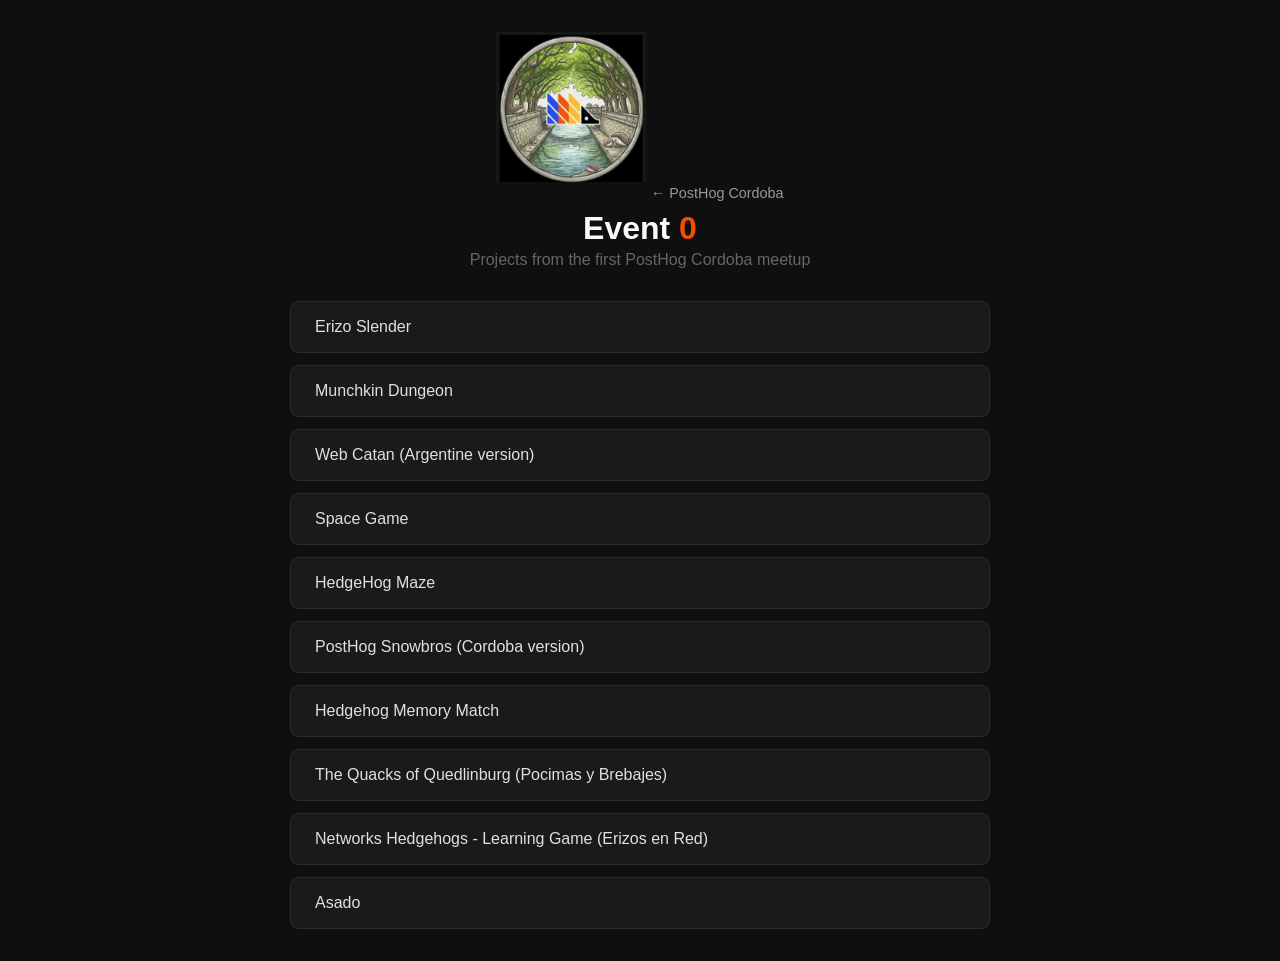
<file: event-0/index.html>
<!DOCTYPE html>
<html lang="en">
<head>
  <meta charset="UTF-8">
  <meta name="viewport" content="width=device-width, initial-scale=1.0">
  <title>PostHog Cordoba - Event 0</title>
  <style>
    * { margin: 0; padding: 0; box-sizing: border-box; }
    body {
      font-family: -apple-system, BlinkMacSystemFont, "Segoe UI", Roboto, sans-serif;
      background: #0f0f0f;
      color: #e0e0e0;
      padding: 2rem;
    }
    .container {
      max-width: 700px;
      margin: 0 auto;
    }
    header {
      margin-bottom: 2rem;
      text-align: center;
    }
    .logo {
      width: 150px;
      height: 150px;
      margin-bottom: 1rem;
    }
    header a.back-link {
      color: #999;
      text-decoration: none;
      font-size: 0.9rem;
    }
    header a.back-link:hover { color: #f54e00; }
    h1 {
      font-size: 2rem;
      margin-top: 0.5rem;
      color: #f9f9f9;
    }
    h1 span { color: #f54e00; }
    p.subtitle {
      color: #666;
      margin-top: 0.25rem;
    }
    ul {
      list-style: none;
      display: flex;
      flex-direction: column;
      gap: 0.75rem;
    }
    a.project-link {
      display: block;
      padding: 1rem 1.5rem;
      background: #1a1a1a;
      border: 1px solid #2a2a2a;
      border-radius: 8px;
      color: #e0e0e0;
      text-decoration: none;
      font-size: 1rem;
      transition: border-color 0.2s, background 0.2s;
    }
    a.project-link:hover {
      border-color: #f54e00;
      background: #222;
    }
    .empty {
      color: #555;
      font-style: italic;
      padding: 2rem 0;
    }
  </style>
</head>
<body>
  <div class="container">
    <header>
      <img src="./logo.png" alt="PostHog Cordoba" class="logo">
      <a class="back-link" href="/">&larr; PostHog Cordoba</a>
      <h1>Event <span>0</span></h1>
      <p class="subtitle">Projects from the first PostHog Cordoba meetup</p>
    </header>

    <!--
      To add a new project:
      1. Create a subfolder: event-0/your-project/index.html
      2. Add a link below:
         <li><a class="project-link" href="./your-project/">Your Project Name</a></li>
    -->
    <ul>
      <li><a class="project-link" href="./erizo-slender/">Erizo Slender</a></li>
      <li><a class="project-link" href="./munchkin-dungeon/">Munchkin Dungeon</a></li>
      <li><a class="project-link" href="https://deft-torrone-ec9c7b.netlify.app/" target="_blank">Web Catan (Argentine version)</a></li>
      <li><a class="project-link" href="https://posthog-game-three.vercel.app/" target="_blank">Space Game</a></li>
      <li><a class="project-link" href="https://hedgehog-maze.vercel.app/" target="_blank">HedgeHog Maze</a></li>
      <li><a class="project-link" href="https://matinone.github.io/posthog-snowbros/" target="_blank">PostHog Snowbros (Cordoba version)</a></li>
      <li><a class="project-link" href="https://angelescch.github.io/anti/" target="_blank">Hedgehog Memory Match</a></li>
      <li><a class="project-link" href="https://pocimas-y-brebajes.netlify.app/" target="_blank">The Quacks of Quedlinburg (Pocimas y Brebajes)</a></li>
      <li><a class="project-link" href="https://germanferrero.github.io/erizos-en-red/" target="_blank">Networks Hedgehogs - Learning Game (Erizos en Red)</a></li>
      <li><a class="project-link" href="https://asado-wine.vercel.app/" target="_blank">Asado</a></li>
    </ul>
  </div>
</body>
</html>
</file>
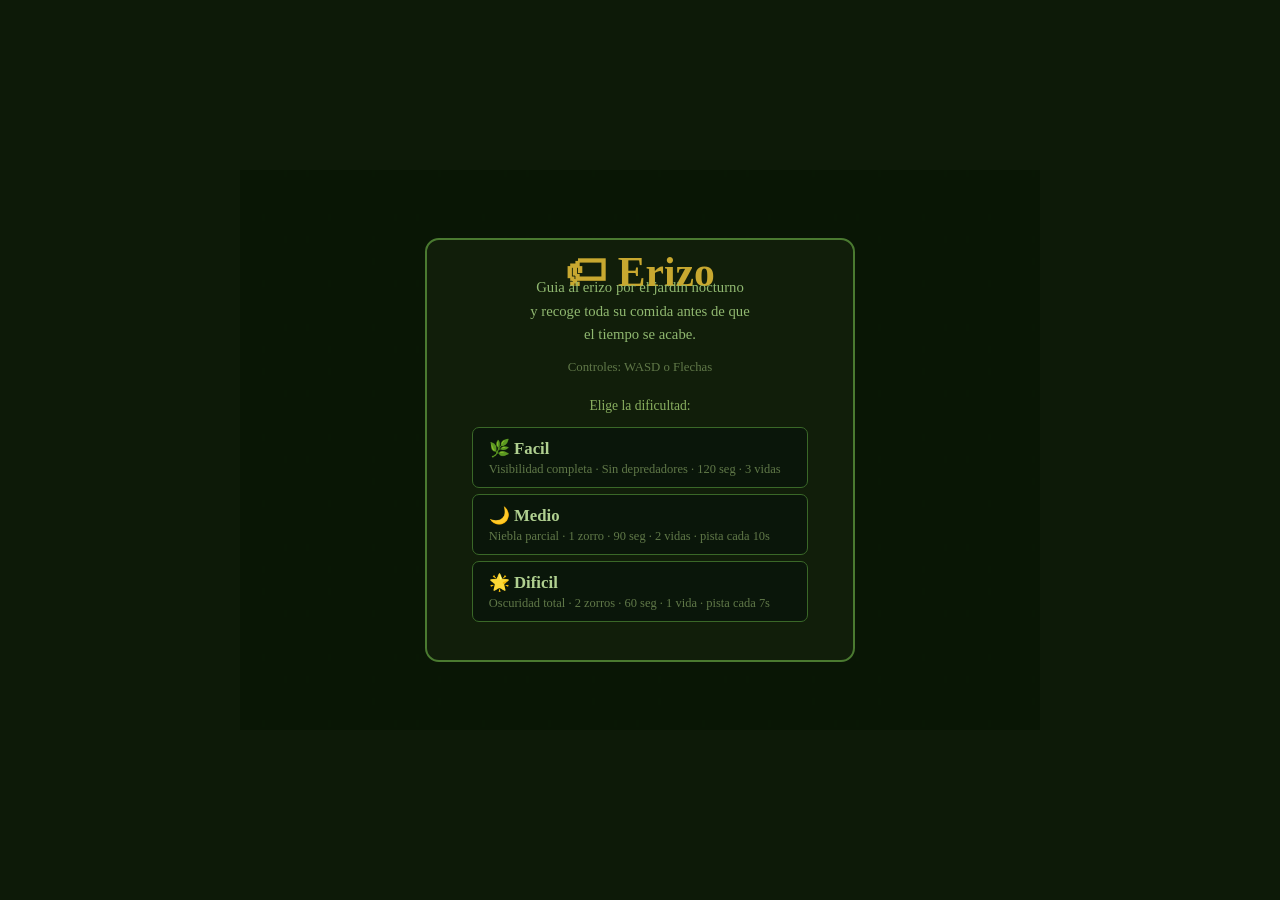
<file: event-0/erizo-slender/index.html>
<!DOCTYPE html>
<html lang="es">
<head>
<meta charset="UTF-8">
<title>Erizo Hambriento</title>
<style>
* { margin:0; padding:0; box-sizing:border-box; }
body {
  background: #0d1a08;
  display: flex;
  align-items: center;
  justify-content: center;
  height: 100vh;
  font-family: Georgia, serif;
  overflow: hidden;
}
#wrapper { position: relative; line-height: 0; }
canvas   { display: block; }

/* HUD */
#hud {
  position: absolute;
  top: 0; left: 0; right: 0;
  display: flex;
  justify-content: space-between;
  padding: 8px 16px;
  background: rgba(0,0,0,0.65);
  font-size: 0.95rem;
  color: #d8f0b0;
  pointer-events: none;
  font-family: monospace;
}

/* Overlay */
#overlay {
  position: absolute;
  inset: 0;
  display: flex;
  align-items: center;
  justify-content: center;
  background: rgba(5,18,3,0.82);
}
.panel {
  background: #111e0a;
  border: 2px solid #4a7a30;
  border-radius: 14px;
  padding: 2rem 2.8rem;
  text-align: center;
  max-width: 430px;
  width: 90%;
  color: #d0e8b0;
}
.panel h1 { font-size: 2.6rem; color: #c8a830; margin-bottom: 4px; }
.panel h2 { font-size: 1.8rem; color: #c8a830; margin-bottom: 14px; }
.panel p  { color: #90b870; font-size: 0.92rem; line-height: 1.6; }
.panel .hint { font-size:0.8rem; color:#607848; margin:10px 0 18px; }

.diff-btn {
  display: block; width: 100%; margin: 6px 0;
  padding: 10px 16px;
  background: #0a160a; border: 1px solid #3a6828;
  border-radius: 7px; color: #b0d090;
  font-family: Georgia, serif; font-size: 0.95rem;
  cursor: pointer; text-align: left;
  transition: background .18s, border-color .18s;
}
.diff-btn:hover { background: #162410; border-color: #60a840; }
.diff-btn b   { font-size: 1.05rem; }
.diff-btn small { display:block; color:#607848; font-size:0.78rem; margin-top:3px; }

.btn {
  margin-top: 14px;
  padding: 9px 28px;
  background: #3a6828; border: none; border-radius: 7px;
  color: #d8f0b0; font-family: Georgia,serif; font-size: 1rem;
  cursor: pointer; transition: background .15s;
}
.btn:hover { background: #4a8838; }
.hidden { display: none !important; }

/* Food popup */
#popup {
  position: absolute;
  pointer-events: none;
  font-family: monospace;
  font-size: 1rem;
  font-weight: bold;
  color: #ffe066;
  text-shadow: 0 1px 3px #000;
  transition: opacity .3s;
}
</style>
</head>
<body>
<div id="wrapper">
  <canvas id="c" width="800" height="560"></canvas>

  <div id="hud" class="hidden">
    <span>&#9829; <span id="h-lives">3</span></span>
    <span>Comida: <span id="h-food">0</span>/<span id="h-total">8</span></span>
    <span>&#9201; <span id="h-time">120</span>s</span>
    <span>Pts: <span id="h-score">0</span></span>
  </div>

  <div id="overlay">
    <!-- MENU -->
    <div id="s-menu" class="panel">
      <h1>&#127991; Erizo</h1>
      <p>Guia al erizo por el jardin nocturno<br>y recoge toda su comida antes de que<br>el tiempo se acabe.</p>
      <p class="hint">Controles: WASD o Flechas</p>
      <p style="color:#8ab060;margin-bottom:10px;font-size:.85rem">Elige la dificultad:</p>

      <button class="diff-btn" id="btn-easy">
        <b>&#127807; Facil</b>
        <small>Visibilidad completa &middot; Sin depredadores &middot; 120 seg &middot; 3 vidas</small>
      </button>
      <button class="diff-btn" id="btn-med">
        <b>&#127769; Medio</b>
        <small>Niebla parcial &middot; 1 zorro &middot; 90 seg &middot; 2 vidas &middot; pista cada 10s</small>
      </button>
      <button class="diff-btn" id="btn-hard">
        <b>&#127775; Dificil</b>
        <small>Oscuridad total &middot; 2 zorros &middot; 60 seg &middot; 1 vida &middot; pista cada 7s</small>
      </button>
    </div>

    <!-- GAMEOVER -->
    <div id="s-over" class="panel hidden">
      <h2>&#128128; Fin del juego</h2>
      <p id="over-msg" style="margin-bottom:12px"></p>
      <p>Comida recogida: <b id="over-food">0</b></p>
      <p>Puntos: <b id="over-score">0</b></p>
      <button class="btn" id="btn-retry">Volver al menu</button>
    </div>

    <!-- WIN -->
    <div id="s-win" class="panel hidden">
      <h2>&#127881; Erizo satisfecho!</h2>
      <p id="win-msg"></p>
      <p style="margin-top:10px">Puntuacion final: <b id="win-score">0</b></p>
      <button class="btn" id="btn-again">Jugar de nuevo</button>
    </div>
  </div>

  <div id="popup" class="hidden"></div>
</div>

<script>
// ── Canvas ─────────────────────────────────────────────────────
const canvas = document.getElementById('c');
const ctx    = canvas.getContext('2d');
const CW = 800, CH = 560;  // viewport
const WW = 1800, WH = 1400; // world

// Fog offscreen canvas
const fog = document.createElement('canvas');
fog.width = CW; fog.height = CH;
const fogCtx = fog.getContext('2d');

// ── Difficulty presets ─────────────────────────────────────────
const DIFFS = {
  easy:   { vis:600,  preds:0, time:120, lives:3, count:8,  fspeed:0.25, hintEvery:0   },
  medium: { vis:175,  preds:1, time:90,  lives:2, count:10, fspeed:0.55, hintEvery:10  },
  hard:   { vis:95,   preds:2, time:60,  lives:1, count:12, fspeed:0.90, hintEvery:7   },
};

// ── Food catalog ────────────────────────────────────────────────
const CATALOG = [
  { name:'Babosa',     pts:10, r:11, move:'drift'   },
  { name:'Lombriz',    pts:20, r:9,  move:'wander'  },
  { name:'Escarabajo', pts:30, r:10, move:'medium'  },
  { name:'Arana',      pts:40, r:9,  move:'erratic' },
  { name:'Cochinilla', pts:15, r:8,  move:'slow'    },
];

// ── State ──────────────────────────────────────────────────────
let g = {}; // game state container
let keys = {};
let animId, timerId;
let diff;

// ── Input ──────────────────────────────────────────────────────
window.addEventListener('keydown', e => {
  keys[e.code] = true;
  if (['ArrowUp','ArrowDown','ArrowLeft','ArrowRight','Space'].includes(e.code))
    e.preventDefault();
});
window.addEventListener('keyup', e => { keys[e.code] = false; });

// ── Helpers ────────────────────────────────────────────────────
function rnd(a,b) { return a + Math.random()*(b-a); }
function rndI(a,b){ return Math.floor(rnd(a,b)); }
function dst(a,b) { return Math.hypot(a.x-b.x, a.y-b.y); }
function clamp(v,a,b){ return Math.max(a,Math.min(b,v)); }

// ── Init game ──────────────────────────────────────────────────
function startGame(d) {
  diff = DIFFS[d];
  keys = {};
  g = {
    frame: 0,
    score: 0,
    lives: diff.lives,
    time:  diff.time,
    foodDone: 0,
    foodTotal: diff.count,
    player: { x:WW/2, y:WH/2, vx:0, vy:0, speed:3.2, r:14, dir:0, moving:false },
    cam:    { x:WW/2-CW/2, y:WH/2-CH/2 },
    foods: [],
    preds: [],
    rocks: [],
    bushes: [],
    popups: [],
    hint: { showFor:0, food:null, nextAt: diff.hintEvery ? diff.hintEvery*60 : Infinity },
  };

  // Generate terrain
  for (let i=0; i<55; i++) {
    let x, y;
    do { x=rnd(60,WW-60); y=rnd(60,WH-60); }
    while (dst({x,y},{x:WW/2,y:WH/2}) < 120);
    const r = rnd(14,32);
    if (Math.random()<0.45) g.rocks.push({x,y,r, shade:rnd(0,1)});
    else                    g.bushes.push({x,y,r});
  }

  // Generate food
  for (let i=0; i<diff.count; i++) {
    const ft = CATALOG[rndI(0,CATALOG.length)];
    let x,y;
    do { x=rnd(80,WW-80); y=rnd(80,WH-80); }
    while (dst({x,y},{x:WW/2,y:WH/2}) < 90);
    const a = rnd(0, Math.PI*2);
    const spd = diff.fspeed * rnd(0.3,1.2);
    g.foods.push({ x, y, vx:Math.cos(a)*spd, vy:Math.sin(a)*spd,
                   type:ft, r:ft.r, tick:rndI(0,120), wiggle:rnd(0,Math.PI*2) });
  }

  // Generate predators
  for (let i=0; i<diff.preds; i++) {
    const side = i % 2;
    g.preds.push({
      x: side===0 ? rnd(0,WW*0.25) : rnd(WW*0.75,WW),
      y: rnd(0,WH),
      vx:0, vy:0, speed:1.6, r:17, angle:0,
    });
  }

  // UI
  document.getElementById('h-total').textContent = diff.count;
  updateHUD();
  hideOverlay();
  document.getElementById('hud').classList.remove('hidden');

  clearInterval(timerId);
  timerId = setInterval(() => {
    if (g.state !== 'play') return;
    g.time--;
    document.getElementById('h-time').textContent = g.time;
    if (g.time <= 0) gameOver('Se acabo el tiempo!');
  }, 1000);

  g.state = 'play';
  cancelAnimationFrame(animId);
  loop();
}

// ── HUD ───────────────────────────────────────────────────────
function updateHUD() {
  document.getElementById('h-lives').textContent = g.lives;
  document.getElementById('h-food').textContent  = g.foodDone;
  document.getElementById('h-score').textContent = g.score;
  document.getElementById('h-time').textContent  = g.time;
}

// ── Overlay helpers ────────────────────────────────────────────
function hideOverlay() {
  document.getElementById('overlay').classList.add('hidden');
  ['s-menu','s-over','s-win'].forEach(id =>
    document.getElementById(id).classList.add('hidden'));
}
function showScreen(id) {
  document.getElementById('overlay').classList.remove('hidden');
  ['s-menu','s-over','s-win'].forEach(s => {
    const el = document.getElementById(s);
    s===id ? el.classList.remove('hidden') : el.classList.add('hidden');
  });
}
function showMenu() {
  g.state = 'menu';
  clearInterval(timerId);
  cancelAnimationFrame(animId);
  document.getElementById('hud').classList.add('hidden');
  showScreen('s-menu');
  // Draw a nice background while in menu
  drawMenuBg();
}
function gameOver(msg) {
  g.state = 'over';
  clearInterval(timerId);
  document.getElementById('over-msg').textContent   = msg;
  document.getElementById('over-food').textContent  = g.foodDone;
  document.getElementById('over-score').textContent = g.score;
  showScreen('s-over');
}
function gameWin() {
  g.state = 'win';
  clearInterval(timerId);
  const bonus = g.time * 5;
  const total = g.score + bonus;
  document.getElementById('win-msg').textContent  =
    'Tiempo restante: +' + bonus + ' pts de bonus!';
  document.getElementById('win-score').textContent = total;
  showScreen('s-win');
}

// ── Buttons ───────────────────────────────────────────────────
document.getElementById('btn-easy').onclick  = () => startGame('easy');
document.getElementById('btn-med').onclick   = () => startGame('medium');
document.getElementById('btn-hard').onclick  = () => startGame('hard');
document.getElementById('btn-retry').onclick = showMenu;
document.getElementById('btn-again').onclick = showMenu;

// ── Update logic ───────────────────────────────────────────────
function update() {
  g.frame++;
  const p = g.player;

  // Input
  let dx=0, dy=0;
  if (keys['ArrowLeft']  || keys['KeyA']) dx -= 1;
  if (keys['ArrowRight'] || keys['KeyD']) dx += 1;
  if (keys['ArrowUp']    || keys['KeyW']) dy -= 1;
  if (keys['ArrowDown']  || keys['KeyS']) dy += 1;

  if (dx||dy) {
    const len = Math.hypot(dx,dy);
    p.vx = (dx/len)*p.speed;
    p.vy = (dy/len)*p.speed;
    p.dir = Math.atan2(dy,dx);
    p.moving = true;
  } else {
    p.vx *= 0.6;
    p.vy *= 0.6;
    p.moving = Math.abs(p.vx)+Math.abs(p.vy) > 0.1;
  }

  // Move + wall clamp
  let nx = clamp(p.x + p.vx, p.r, WW-p.r);
  let ny = clamp(p.y + p.vy, p.r, WH-p.r);

  // Obstacle collision
  let blocked = false;
  for (const o of [...g.rocks, ...g.bushes]) {
    if (dst({x:nx,y:ny}, o) < p.r + o.r - 5) { blocked=true; break; }
  }
  if (!blocked) { p.x=nx; p.y=ny; }

  // Camera
  g.cam.x = clamp(p.x - CW/2, 0, WW-CW);
  g.cam.y = clamp(p.y - CH/2, 0, WH-CH);

  // Food movement
  for (const f of g.foods) {
    f.tick++;
    f.wiggle += 0.08;
    const changeTick = f.type.move==='erratic'?30:f.type.move==='medium'?50:80;
    if (f.tick % changeTick === 0) {
      const a = rnd(0,Math.PI*2);
      const spd = diff.fspeed * (f.type.move==='slow'?0.3:f.type.move==='erratic'?rnd(0.5,1.8):rnd(0.4,1));
      f.vx = Math.cos(a)*spd;
      f.vy = Math.sin(a)*spd;
    }
    if (f.type.move!=='slow' || f.tick%2===0) {
      f.x = clamp(f.x+f.vx, f.r+5, WW-f.r-5);
      f.y = clamp(f.y+f.vy, f.r+5, WH-f.r-5);
    }
  }

  // Collect food
  for (let i=g.foods.length-1; i>=0; i--) {
    const f = g.foods[i];
    if (dst(p,f) < p.r + f.r) {
      g.score += f.type.pts;
      g.foodDone++;
      // Screen-relative position for popup
      const sx = f.x - g.cam.x, sy = f.y - g.cam.y;
      g.popups.push({ x:sx, y:sy, text:'+'+f.type.pts+' '+f.type.name, t:0 });
      g.foods.splice(i,1);
      updateHUD();
      if (g.foodDone >= g.foodTotal) { gameWin(); return; }
    }
  }

  // Predators
  for (const pred of g.preds) {
    const d = dst(pred,p);
    if (d>0) {
      pred.angle = Math.atan2(p.y-pred.y, p.x-pred.x);
      const spd = pred.speed * (d < 200 ? 1.4 : 1);
      pred.vx = Math.cos(pred.angle)*spd;
      pred.vy = Math.sin(pred.angle)*spd;
    }
    pred.x += pred.vx;
    pred.y += pred.vy;

    if (dst(pred,p) < pred.r + p.r) {
      g.lives--;
      updateHUD();
      if (g.lives<=0) { gameOver('El zorro te atrapo!'); return; }
      // Reset predator far away
      pred.x = p.x > WW/2 ? rnd(0,WW*0.25) : rnd(WW*0.75,WW);
      pred.y = rnd(0,WH);
    }
  }

  // Hint system (medium & hard)
  if (diff.hintEvery && g.foods.length > 0 && g.frame >= g.hint.nextAt) {
    let nearest = null, minD = Infinity;
    for (const f of g.foods) {
      const d = dst(g.player, f);
      if (d < minD) { minD = d; nearest = f; }
    }
    if (nearest) {
      g.hint.food   = nearest;
      g.hint.showFor = 200;  // ~3.3 segundos a 60fps
      g.hint.nextAt  = g.frame + diff.hintEvery * 60;
      g.popups.push({ x: CW/2, y: CH/2 - 60, text: '! PISTA !', t: 0 });
    }
  }
  if (g.hint.showFor > 0) g.hint.showFor--;

  // Popups age
  g.popups = g.popups.filter(pop => pop.t < 80);
  g.popups.forEach(pop => pop.t++);
}

// ── Draw helpers ───────────────────────────────────────────────
function sx(wx) { return wx - g.cam.x; }
function sy(wy) { return wy - g.cam.y; }

function drawBg() {
  // Tile-based grass
  const baseColors = ['#243a14','#283e16','#1e3410','#2a4018'];
  const ts = 60;
  for (let gx=Math.floor(g.cam.x/ts)*ts; gx<g.cam.x+CW+ts; gx+=ts) {
    for (let gy=Math.floor(g.cam.y/ts)*ts; gy<g.cam.y+CH+ts; gy+=ts) {
      const ci = ((gx/ts|0)+(gy/ts|0)) % 4;
      ctx.fillStyle = baseColors[Math.abs(ci)];
      ctx.fillRect(gx-g.cam.x, gy-g.cam.y, ts, ts);
    }
  }
  // Random grass tufts (seeded by position)
  for (let gx=0; gx<CW; gx+=18) {
    for (let gy=0; gy<CH; gy+=18) {
      const wx=g.cam.x+gx, wy=g.cam.y+gy;
      const h = Math.sin(wx*0.27)*Math.cos(wy*0.31) + Math.sin(wx*0.13+wy*0.19);
      if (h > 0.8) {
        ctx.fillStyle = '#1a2e0c';
        ctx.fillRect(gx+(h*4|0), gy, 2, 6);
        ctx.fillRect(gx+(h*2|0)+4, gy+1, 2, 5);
      }
    }
  }
  // World border
  ctx.strokeStyle = '#0a1a06';
  ctx.lineWidth = 6;
  ctx.strokeRect(-g.cam.x, -g.cam.y, WW, WH);
}

function drawRock(r) {
  const x=sx(r.x), y=sy(r.y);
  if (x<-r.r*2||x>CW+r.r*2||y<-r.r*2||y>CH+r.r*2) return;
  // Shadow
  ctx.fillStyle = 'rgba(0,0,0,0.3)';
  ctx.beginPath();
  ctx.ellipse(x+3, y+4, r.r, r.r*0.65, 0.2, 0, Math.PI*2);
  ctx.fill();
  // Rock
  ctx.fillStyle = r.shade>0.5 ? '#707070' : '#5a5a5a';
  ctx.beginPath();
  ctx.ellipse(x, y, r.r, r.r*0.72, 0.2, 0, Math.PI*2);
  ctx.fill();
  ctx.fillStyle = r.shade>0.5 ? '#909090' : '#787878';
  ctx.beginPath();
  ctx.ellipse(x-r.r*0.25, y-r.r*0.25, r.r*0.5, r.r*0.36, 0.2, 0, Math.PI*2);
  ctx.fill();
}

function drawBush(b) {
  const x=sx(b.x), y=sy(b.y);
  if (x<-b.r*2||x>CW+b.r*2||y<-b.r*2||y>CH+b.r*2) return;
  ctx.fillStyle = 'rgba(0,0,0,0.25)';
  ctx.beginPath(); ctx.ellipse(x+3,y+4,b.r,b.r*0.8,0,0,Math.PI*2); ctx.fill();
  ctx.fillStyle = '#1d4010';
  ctx.beginPath(); ctx.arc(x, y, b.r, 0, Math.PI*2); ctx.fill();
  ctx.fillStyle = '#265216';
  ctx.beginPath(); ctx.arc(x-b.r*0.3, y-b.r*0.3, b.r*0.7, 0, Math.PI*2); ctx.fill();
  ctx.fillStyle = '#1a3a0c';
  ctx.beginPath(); ctx.arc(x+b.r*0.25, y-b.r*0.15, b.r*0.55, 0, Math.PI*2); ctx.fill();
  // Small highlight
  ctx.fillStyle = 'rgba(180,255,80,0.06)';
  ctx.beginPath(); ctx.arc(x-b.r*0.35, y-b.r*0.4, b.r*0.28, 0, Math.PI*2); ctx.fill();
}

function drawFood(f) {
  const x=sx(f.x), y=sy(f.y);
  if (x<-40||x>CW+40||y<-40||y>CH+40) return;
  ctx.save();
  ctx.translate(x,y);

  // Glow
  const grd = ctx.createRadialGradient(0,0,0,0,0,f.r*2.5);
  grd.addColorStop(0,'rgba(255,240,80,0.18)');
  grd.addColorStop(1,'rgba(255,240,80,0)');
  ctx.fillStyle = grd;
  ctx.beginPath(); ctx.arc(0,0,f.r*2.5,0,Math.PI*2); ctx.fill();

  const w = Math.sin(f.wiggle)*2;
  const nm = f.type.name;

  if (nm==='Babosa') {
    ctx.rotate(Math.atan2(f.vy,f.vx)||0);
    // Body
    ctx.fillStyle='#7a6040';
    ctx.beginPath(); ctx.ellipse(0,0,f.r*1.6,f.r*0.72,0,0,Math.PI*2); ctx.fill();
    // Mantle (darker saddle)
    ctx.fillStyle='#5a4428';
    ctx.beginPath(); ctx.ellipse(-f.r*0.3,0,f.r*0.7,f.r*0.6,0,0,Math.PI*2); ctx.fill();
    // Head
    ctx.fillStyle='#9a7848';
    ctx.beginPath(); ctx.arc(f.r*1.1,0,f.r*0.65,0,Math.PI*2); ctx.fill();
    // Eye stalks
    ctx.strokeStyle='#5a3a18'; ctx.lineWidth=1.2;
    ctx.beginPath(); ctx.moveTo(f.r*1.2,-f.r*0.3); ctx.lineTo(f.r*1.6+w,-f.r*0.8); ctx.stroke();
    ctx.beginPath(); ctx.moveTo(f.r*1.3, f.r*0.2); ctx.lineTo(f.r*1.7+w, f.r*0.7); ctx.stroke();
    ctx.fillStyle='#1a0a00';
    ctx.beginPath(); ctx.arc(f.r*1.6+w,-f.r*0.8,1.5,0,Math.PI*2); ctx.fill();
    ctx.beginPath(); ctx.arc(f.r*1.7+w, f.r*0.7,1.5,0,Math.PI*2); ctx.fill();

  } else if (nm==='Lombriz') {
    ctx.rotate(Math.atan2(f.vy,f.vx)||0);
    const segs = 7;
    for (let s=0;s<segs;s++) {
      const t  = s/(segs-1);
      const wx2 = Math.sin(f.wiggle*2+s*0.9)*2.5;
      const sx3 = s*f.r*0.9 - segs*f.r*0.45;
      ctx.fillStyle = s%2===0 ? '#c87060' : '#a85840';
      ctx.beginPath(); ctx.ellipse(sx3+wx2,0,f.r*0.72,f.r*0.68,0,0,Math.PI*2); ctx.fill();
    }
    // Head
    const hx = segs*f.r*0.45;
    ctx.fillStyle='#e09080';
    ctx.beginPath(); ctx.arc(hx,0,f.r*0.75,0,Math.PI*2); ctx.fill();
    ctx.fillStyle='#000'; // tiny eyes
    ctx.beginPath(); ctx.arc(hx+f.r*0.3,-f.r*0.25,1.2,0,Math.PI*2); ctx.fill();

  } else if (nm==='Escarabajo') {
    // Shadow
    ctx.fillStyle='rgba(0,0,0,0.3)';
    ctx.beginPath(); ctx.ellipse(2,3,f.r*1.1,f.r*0.75,0,0,Math.PI*2); ctx.fill();
    // Abdomen
    ctx.fillStyle='#1a3e18';
    ctx.beginPath(); ctx.ellipse(0,f.r*0.3,f.r,f.r*1.1,0,0,Math.PI*2); ctx.fill();
    // Wing split
    ctx.strokeStyle='#0a2008'; ctx.lineWidth=1.2;
    ctx.beginPath(); ctx.moveTo(0,-f.r*0.7); ctx.lineTo(0,f.r*1.4); ctx.stroke();
    // Pronotum
    ctx.fillStyle='#22501e';
    ctx.beginPath(); ctx.ellipse(0,-f.r*0.7,f.r*0.75,f.r*0.55,0,0,Math.PI*2); ctx.fill();
    // Head
    ctx.fillStyle='#0e280c';
    ctx.beginPath(); ctx.arc(0,-f.r*1.2,f.r*0.45,0,Math.PI*2); ctx.fill();
    // Antennae
    ctx.strokeStyle='#0a1808'; ctx.lineWidth=1;
    ctx.beginPath(); ctx.moveTo(-f.r*0.2,-f.r*1.5); ctx.lineTo(-f.r*0.7,-f.r*2.2); ctx.stroke();
    ctx.beginPath(); ctx.moveTo( f.r*0.2,-f.r*1.5); ctx.lineTo( f.r*0.7,-f.r*2.2); ctx.stroke();
    // 6 legs
    ctx.strokeStyle='#0a1a08';
    for (let l=0;l<3;l++) {
      const ly=(l-1)*f.r*0.55;
      ctx.beginPath(); ctx.moveTo(-f.r,ly); ctx.lineTo(-f.r*2,ly+f.r*0.3); ctx.stroke();
      ctx.beginPath(); ctx.moveTo( f.r,ly); ctx.lineTo( f.r*2,ly+f.r*0.3); ctx.stroke();
    }

  } else if (nm==='Arana') {
    // Abdomen
    ctx.fillStyle='#3a1a3e';
    ctx.beginPath(); ctx.arc(0,f.r*0.55,f.r*0.9,0,Math.PI*2); ctx.fill();
    // Cephalothorax
    ctx.fillStyle='#28102c';
    ctx.beginPath(); ctx.arc(0,-f.r*0.4,f.r*0.65,0,Math.PI*2); ctx.fill();
    // 8 legs
    ctx.strokeStyle='#180a1c'; ctx.lineWidth=1.3;
    const legAngles=[0.3,0.7,1.1,1.5];
    for (const la of legAngles) {
      ctx.save();
      ctx.rotate(la); ctx.beginPath(); ctx.moveTo(0,-f.r*0.4); ctx.lineTo(0+f.r*2.2,-f.r*0.2); ctx.stroke();
      ctx.restore();
      ctx.save();
      ctx.rotate(-la); ctx.beginPath(); ctx.moveTo(0,-f.r*0.4); ctx.lineTo(0+f.r*2.2,-f.r*0.2); ctx.stroke();
      ctx.restore();
    }
    // Eyes
    ctx.fillStyle='#ffcc00';
    ctx.beginPath(); ctx.arc(-f.r*0.22,-f.r*0.55,1.8,0,Math.PI*2); ctx.fill();
    ctx.beginPath(); ctx.arc( f.r*0.22,-f.r*0.55,1.8,0,Math.PI*2); ctx.fill();
    ctx.fillStyle='#ff8800';
    ctx.beginPath(); ctx.arc(-f.r*0.5,-f.r*0.38,1.2,0,Math.PI*2); ctx.fill();
    ctx.beginPath(); ctx.arc( f.r*0.5,-f.r*0.38,1.2,0,Math.PI*2); ctx.fill();

  } else { // Cochinilla
    ctx.rotate(Math.atan2(f.vy,f.vx)||0);
    ctx.fillStyle='rgba(0,0,0,0.2)';
    ctx.beginPath(); ctx.ellipse(1,2,f.r*1.2,f.r*0.75,0,0,Math.PI*2); ctx.fill();
    ctx.fillStyle='#5a5a7e';
    ctx.beginPath(); ctx.ellipse(0,0,f.r*1.1,f.r*0.72,0,0,Math.PI*2); ctx.fill();
    // Segments
    ctx.strokeStyle='#4a4a6e'; ctx.lineWidth=1;
    for (let s=-2;s<=2;s++) {
      ctx.beginPath();
      ctx.moveTo(s*f.r*0.45,-f.r*0.72);
      ctx.lineTo(s*f.r*0.45, f.r*0.72);
      ctx.stroke();
    }
    ctx.fillStyle='#7070a0';
    ctx.beginPath(); ctx.arc(f.r*0.9,0,f.r*0.35,0,Math.PI*2); ctx.fill();
    // Antennae
    ctx.strokeStyle='#3a3a5a';
    ctx.beginPath(); ctx.moveTo(f.r*0.9,-f.r*0.2); ctx.lineTo(f.r*1.6+w,-f.r*0.7); ctx.stroke();
    ctx.beginPath(); ctx.moveTo(f.r*0.9, f.r*0.2); ctx.lineTo(f.r*1.6+w, f.r*0.7); ctx.stroke();
    // Legs
    for (let l=-1;l<=1;l++) {
      ctx.beginPath(); ctx.moveTo(l*f.r*0.5,-f.r*0.72); ctx.lineTo(l*f.r*0.5-3,-f.r*1.3); ctx.stroke();
      ctx.beginPath(); ctx.moveTo(l*f.r*0.5, f.r*0.72); ctx.lineTo(l*f.r*0.5-3, f.r*1.3); ctx.stroke();
    }
  }
  ctx.restore();
}

function drawHedgehog() {
  const p = g.player;
  const x = sx(p.x), y = sy(p.y);
  ctx.save();
  ctx.translate(x, y);
  ctx.rotate(p.dir);

  // Walking bob
  const bob = p.moving ? Math.sin(g.frame * 0.33) * 1.5 : 0;

  // Shadow (stays fixed below)
  ctx.fillStyle = 'rgba(0,0,0,0.32)';
  ctx.beginPath();
  ctx.ellipse(2, 5, 22, 11, 0, 0, Math.PI*2);
  ctx.fill();

  ctx.translate(0, bob);

  // ── Spine body base ──────────────────────────────────────────
  ctx.fillStyle = '#3a1b07';
  ctx.beginPath();
  ctx.arc(-2, 0, 20, 0, Math.PI*2);
  ctx.fill();

  // ── Overlapping scale/spine pattern (clipped to body) ────────
  ctx.save();
  ctx.beginPath();
  ctx.arc(-2, 0, 20.5, 0, Math.PI*2);
  ctx.clip();

  // Each row: { r=radius from center, n=count, rx/ry=scale size, a0/a1=angle range in π }
  const rows = [
    { r:17, n:8, rx:7,   ry:10,  a0:0.30, a1:1.70 },
    { r:12, n:7, rx:6,   ry:8.5, a0:0.38, a1:1.62 },
    { r:7,  n:5, rx:5.2, ry:7.5, a0:0.46, a1:1.54 },
    { r:2,  n:3, rx:4.5, ry:6.5, a0:0.56, a1:1.44 },
  ];

  for (const row of rows) {
    for (let i = 0; i < row.n; i++) {
      const a  = row.a0*Math.PI + (i / Math.max(row.n-1, 1)) * (row.a1 - row.a0) * Math.PI;
      const cx = -2 + Math.cos(a) * row.r;
      const cy =      Math.sin(a) * row.r;
      ctx.save();
      ctx.translate(cx, cy);
      ctx.rotate(a); // tip points outward from body center

      // Scale: radial gradient — lighter core, dark tip
      const grd = ctx.createRadialGradient(0, -row.ry*0.28, 0.5, 0, row.ry*0.1, row.ry);
      grd.addColorStop(0,    '#c07830');
      grd.addColorStop(0.42, '#8a4c1c');
      grd.addColorStop(1,    '#391707');
      ctx.fillStyle = grd;
      ctx.beginPath();
      ctx.ellipse(0, 0, row.rx, row.ry, 0, 0, Math.PI*2);
      ctx.fill();

      // Subtle highlight arc on the upper edge of each scale
      ctx.strokeStyle = 'rgba(210,145,65,0.38)';
      ctx.lineWidth   = 1;
      ctx.beginPath();
      ctx.ellipse(0, -row.ry*0.28, row.rx*0.58, row.ry*0.32, 0, Math.PI, 0);
      ctx.stroke();

      ctx.restore();
    }
  }
  ctx.restore(); // end clip

  // ── Face ─────────────────────────────────────────────────────
  ctx.fillStyle = '#bf7a36';
  ctx.beginPath();
  ctx.ellipse(9, 0, 13, 11, 0, 0, Math.PI*2);
  ctx.fill();

  // Snout (slightly lighter)
  ctx.fillStyle = '#d49550';
  ctx.beginPath();
  ctx.ellipse(14.5, 0.5, 7.5, 6, 0, 0, Math.PI*2);
  ctx.fill();

  // ── Eyes (big kawaii) ────────────────────────────────────────
  ctx.fillStyle = '#0c0405';
  ctx.beginPath(); ctx.arc(10.5, -4.5, 4.5, 0, Math.PI*2); ctx.fill();
  ctx.beginPath(); ctx.arc(10.5,  4.5, 4.5, 0, Math.PI*2); ctx.fill();

  // Large white highlight
  ctx.fillStyle = '#ffffff';
  ctx.beginPath(); ctx.arc(12.2, -6.0, 2.0, 0, Math.PI*2); ctx.fill();
  ctx.beginPath(); ctx.arc(12.2,  3.0, 2.0, 0, Math.PI*2); ctx.fill();
  // Small secondary highlight
  ctx.beginPath(); ctx.arc(9.4,  -3.2, 0.9, 0, Math.PI*2); ctx.fill();
  ctx.beginPath(); ctx.arc(9.4,   5.8, 0.9, 0, Math.PI*2); ctx.fill();

  // ── Rosy cheeks ──────────────────────────────────────────────
  ctx.fillStyle = 'rgba(215, 72, 72, 0.27)';
  ctx.beginPath(); ctx.ellipse(13.5, -1.5, 4.2, 2.8, 0, 0, Math.PI*2); ctx.fill();
  ctx.beginPath(); ctx.ellipse(13.5,  5.0, 4.2, 2.8, 0, 0, Math.PI*2); ctx.fill();

  // ── Nose ─────────────────────────────────────────────────────
  ctx.fillStyle = '#1a0808';
  ctx.beginPath(); ctx.ellipse(18.5, 0.5, 2.9, 2.2, 0, 0, Math.PI*2); ctx.fill();
  ctx.fillStyle = 'rgba(255,255,255,0.28)';
  ctx.beginPath(); ctx.arc(17.6, -0.2, 0.9, 0, Math.PI*2); ctx.fill();

  ctx.restore();
}

function drawPredator(pred) {
  const x=sx(pred.x), y=sy(pred.y);
  if (x<-50||x>CW+50||y<-50||y>CH+50) return;
  ctx.save();
  ctx.translate(x,y);
  ctx.rotate(pred.angle);

  // Shadow
  ctx.fillStyle='rgba(0,0,0,0.3)';
  ctx.beginPath(); ctx.ellipse(3,5,18,9,0,0,Math.PI*2); ctx.fill();

  // Tail
  ctx.fillStyle='#c06015';
  ctx.save();
  ctx.translate(-14,0);
  ctx.beginPath();
  ctx.moveTo(0,0);
  ctx.bezierCurveTo(-10,-6,-18,-16,-15,-22);
  ctx.bezierCurveTo(-12,-28,-4,-20,-4,-12);
  ctx.closePath(); ctx.fill();
  ctx.fillStyle='#e8e8e8';
  ctx.beginPath(); ctx.arc(-16,-23,4.5,0,Math.PI*2); ctx.fill();
  ctx.restore();

  // Body
  ctx.fillStyle='#c86820';
  ctx.beginPath(); ctx.ellipse(-1,0,16,10,0,0,Math.PI*2); ctx.fill();

  // Head
  ctx.fillStyle='#d8781e';
  ctx.beginPath(); ctx.ellipse(13,0,11,8,0,0,Math.PI*2); ctx.fill();

  // Snout
  ctx.fillStyle='#e8dcc0';
  ctx.beginPath(); ctx.ellipse(22,0.5,7,4.5,0,0,Math.PI*2); ctx.fill();

  // Ears
  ctx.fillStyle='#c06018';
  ctx.beginPath(); ctx.moveTo(8,-8); ctx.lineTo(12,-18); ctx.lineTo(17,-9); ctx.closePath(); ctx.fill();
  ctx.fillStyle='#e88040';
  ctx.beginPath(); ctx.moveTo(9,-8); ctx.lineTo(12,-15); ctx.lineTo(16,-9); ctx.closePath(); ctx.fill();

  // Eye
  ctx.fillStyle='#d8c000';
  ctx.beginPath(); ctx.arc(18,-3.5,3.5,0,Math.PI*2); ctx.fill();
  ctx.fillStyle='#000';
  ctx.beginPath(); ctx.arc(18.5,-3.5,1.8,0,Math.PI*2); ctx.fill();

  // Nose
  ctx.fillStyle='#2a1010';
  ctx.beginPath(); ctx.arc(27,0.5,2,0,Math.PI*2); ctx.fill();

  ctx.restore();
}

function drawFog() {
  if (diff.vis >= 500) return;
  const px=sx(g.player.x), py=sy(g.player.y);
  fogCtx.clearRect(0,0,CW,CH);
  fogCtx.fillStyle = 'rgba(0,8,0,0.93)';
  fogCtx.fillRect(0,0,CW,CH);
  fogCtx.globalCompositeOperation = 'destination-out';
  const grd = fogCtx.createRadialGradient(px,py,0,px,py,diff.vis);
  grd.addColorStop(0,   'rgba(0,0,0,1)');
  grd.addColorStop(0.65,'rgba(0,0,0,0.85)');
  grd.addColorStop(1,   'rgba(0,0,0,0)');
  fogCtx.fillStyle = grd;
  fogCtx.beginPath(); fogCtx.arc(px,py,diff.vis,0,Math.PI*2); fogCtx.fill();
  fogCtx.globalCompositeOperation = 'source-over';
  ctx.drawImage(fog,0,0);
}

function drawMinimap() {
  if (diff.vis < 200) return; // Hidden on hard
  const mw=120, mh=90, mx=CW-mw-10, my=CH-mh-10;
  const rx=mw/WW, ry=mh/WH;
  ctx.fillStyle='rgba(0,0,0,0.55)';
  ctx.fillRect(mx,my,mw,mh);
  ctx.strokeStyle='#3a6a28'; ctx.lineWidth=1;
  ctx.strokeRect(mx,my,mw,mh);
  // Food dots
  ctx.fillStyle='#ffe055';
  for (const f of g.foods) {
    ctx.beginPath(); ctx.arc(mx+f.x*rx, my+f.y*ry, 2, 0, Math.PI*2); ctx.fill();
  }
  // Predators
  ctx.fillStyle='#ff4010';
  for (const p of g.preds) {
    ctx.beginPath(); ctx.arc(mx+p.x*rx, my+p.y*ry, 3, 0, Math.PI*2); ctx.fill();
  }
  // Player
  ctx.fillStyle='#50ff60';
  const p=g.player;
  ctx.beginPath(); ctx.arc(mx+p.x*rx, my+p.y*ry, 3.5, 0, Math.PI*2); ctx.fill();
  // Label
  ctx.fillStyle='#607848';
  ctx.font='9px monospace'; ctx.textAlign='left';
  ctx.fillText('MAPA',mx+3,my+9);
}

function drawPopups() {
  for (const pop of g.popups) {
    const alpha = 1 - pop.t/80;
    ctx.globalAlpha = alpha;
    ctx.fillStyle='#ffe066';
    ctx.font='bold 13px monospace';
    ctx.textAlign='center';
    ctx.fillText(pop.text, pop.x, pop.y - pop.t*0.6 - 20);
  }
  ctx.globalAlpha=1;
  ctx.textAlign='left';
}

// ── Hint drawing ──────────────────────────────────────────────
function drawHint() {
  const h = g.hint;
  if (!h || h.showFor <= 0 || !h.food) return;

  const fade  = Math.min(1, h.showFor / 40);          // fade out last 40 frames
  const pulse = 0.72 + Math.sin(g.frame * 0.18) * 0.28;

  // Recalculate live angle (food might have moved)
  const liveAngle = Math.atan2(h.food.y - g.player.y, h.food.x - g.player.x);

  // ── 1. Arrow orbiting the hedgehog ──────────────────────────
  const px = sx(g.player.x), py = sy(g.player.y);
  const aDist = 36;
  const ax = px + Math.cos(liveAngle) * aDist;
  const ay = py + Math.sin(liveAngle) * aDist;

  ctx.save();
  ctx.globalAlpha = fade * pulse;
  ctx.translate(ax, ay);
  ctx.rotate(liveAngle);

  // Soft glow behind arrow
  const glowGrd = ctx.createRadialGradient(0,0,0,0,0,20);
  glowGrd.addColorStop(0,'rgba(255,220,40,0.45)');
  glowGrd.addColorStop(1,'rgba(255,220,40,0)');
  ctx.fillStyle = glowGrd;
  ctx.beginPath(); ctx.arc(0,0,20,0,Math.PI*2); ctx.fill();

  // Arrow body
  ctx.fillStyle   = '#ffe04a';
  ctx.strokeStyle = '#a07800';
  ctx.lineWidth   = 1.5;
  ctx.beginPath();
  ctx.moveTo(13, 0);    // tip
  ctx.lineTo(-5, -7);
  ctx.lineTo(-2,  0);
  ctx.lineTo(-5,  7);
  ctx.closePath();
  ctx.fill();
  ctx.stroke();
  ctx.restore();

  // ── 2. Expanding rings at food location (through fog) ───────
  const fx = sx(h.food.x), fy = sy(h.food.y);
  const cycleLen = 55;

  for (let i = 0; i < 2; i++) {
    const phase = (g.frame + i * Math.floor(cycleLen/2)) % cycleLen;
    const t     = phase / cycleLen;
    const r2    = 6 + t * 38;
    ctx.save();
    ctx.globalAlpha = fade * (1 - t) * 0.9;
    ctx.strokeStyle = '#ffe04a';
    ctx.lineWidth   = 2.2;
    ctx.beginPath();
    ctx.arc(fx, fy, r2, 0, Math.PI*2);
    ctx.stroke();
    ctx.restore();
  }

  // Bright center dot
  ctx.save();
  ctx.globalAlpha    = fade * pulse * 0.95;
  ctx.fillStyle      = '#fff3a0';
  ctx.shadowColor    = '#ffe04a';
  ctx.shadowBlur     = 12;
  ctx.beginPath();
  ctx.arc(fx, fy, 5.5, 0, Math.PI*2);
  ctx.fill();
  ctx.restore();
}

// ── Menu background ────────────────────────────────────────────
function drawMenuBg() {
  ctx.fillStyle='#1a2e10';
  ctx.fillRect(0,0,CW,CH);
  ctx.fillStyle='#1e3412';
  for (let x=0;x<CW;x+=22) for (let y=0;y<CH;y+=22) {
    if (Math.sin(x*0.2)*Math.cos(y*0.2)>0.3)
      ctx.fillRect(x,y,3,7);
  }
}

// ── Main loop ──────────────────────────────────────────────────
function loop() {
  if (g.state !== 'play') return;
  update();
  drawBg();
  for (const r of g.rocks)  drawRock(r);
  for (const b of g.bushes) drawBush(b);
  for (const f of g.foods)  drawFood(f);
  for (const p of g.preds)  drawPredator(p);
  drawHedgehog();
  drawFog();
  drawHint();
  drawMinimap();
  drawPopups();
  animId = requestAnimationFrame(loop);
}

// ── Boot ───────────────────────────────────────────────────────
drawMenuBg();
showScreen('s-menu');
</script>
</body>
</html>
</file>
<file: event-0.5/styles.css>
/* Intro a la Ingeniería Agéntica — Slide Styles */

@import url('https://fonts.googleapis.com/css2?family=Instrument+Serif:ital@0;1&family=Geist:wght@300;400;500;600;700&family=JetBrains+Mono:wght@400;500;600&display=swap');

:root {
  --bg: oklch(0.972 0.008 80);
  --bg-2: oklch(0.94 0.012 75);
  --ink: oklch(0.20 0.012 70);
  --ink-2: oklch(0.42 0.012 70);
  --ink-3: oklch(0.62 0.012 70);
  --rule: oklch(0.82 0.012 70);
  --rule-2: oklch(0.88 0.010 70);
  --accent: oklch(0.58 0.17 38);
  --accent-ink: oklch(0.97 0.008 80);
  --accent-soft: oklch(0.92 0.04 45);
  --serif: 'Instrument Serif', 'Times New Roman', serif;
  --sans: 'Geist', system-ui, -apple-system, sans-serif;
  --mono: 'JetBrains Mono', ui-monospace, Menlo, monospace;
}

deck-stage { background: #0a0908; }

section.slide {
  background: var(--bg);
  color: var(--ink);
  font-family: var(--sans);
  font-weight: 400;
  font-size: 28px;
  line-height: 1.35;
  padding: 100px 110px 90px;
  display: flex;
  flex-direction: column;
  position: relative;
  overflow: hidden;
}

/* Top eyebrow label across most slides */
.eyebrow {
  font-family: var(--mono);
  font-size: 22px;
  letter-spacing: 0.14em;
  text-transform: uppercase;
  color: var(--ink-3);
  display: flex;
  align-items: center;
  gap: 24px;
}
.eyebrow .dot {
  width: 10px; height: 10px;
  background: var(--accent);
  border-radius: 50%;
  display: inline-block;
}
.eyebrow .rule {
  flex: 1;
  height: 1px;
  background: var(--rule);
}

h1.title {
  font-family: var(--serif);
  font-weight: 400;
  font-size: 124px;
  line-height: 1.0;
  letter-spacing: -0.02em;
  color: var(--ink);
  margin: 0;
}
h2.title {
  font-family: var(--serif);
  font-weight: 400;
  font-size: 88px;
  line-height: 1.02;
  letter-spacing: -0.015em;
  color: var(--ink);
  margin: 0;
}
h3.title {
  font-family: var(--serif);
  font-weight: 400;
  font-size: 72px;
  line-height: 1.04;
  letter-spacing: -0.01em;
  color: var(--ink);
  margin: 0;
}

p, li { font-size: 30px; line-height: 1.4; color: var(--ink-2); }
p.lead { font-size: 36px; line-height: 1.35; color: var(--ink); }
p.small { font-size: 24px; color: var(--ink-3); }

em { font-style: italic; }
strong { font-weight: 600; color: var(--ink); }

.mono { font-family: var(--mono); }
.serif { font-family: var(--serif); }

/* layout helpers */
.row { display: flex; gap: 60px; }
.col { display: flex; flex-direction: column; gap: 28px; }
.grow { flex: 1; }
.spacer { flex: 1; }

.title-block { margin-top: 56px; max-width: 1500px; }
.title-block .kicker {
  font-family: var(--serif);
  font-style: italic;
  font-size: 40px;
  color: var(--ink-3);
  margin-top: 36px;
  font-weight: 400;
  line-height: 1.3;
}

/* Footer corner */
.footer {
  position: absolute;
  left: 110px; right: 110px; bottom: 50px;
  display: flex;
  justify-content: space-between;
  align-items: center;
  font-family: var(--mono);
  font-size: 24px;
  letter-spacing: 0.12em;
  text-transform: uppercase;
  color: var(--ink-3);
}

/* SECTION DIVIDERS */
section.divider {
  background: var(--ink);
  color: var(--bg);
  padding: 100px 110px;
  display: flex;
  flex-direction: column;
  justify-content: space-between;
  position: relative;
  overflow: hidden;
}
section.divider .eyebrow { color: oklch(0.7 0.02 70); }
section.divider .eyebrow .rule { background: oklch(0.32 0.012 70); }
section.divider .num {
  font-family: var(--serif);
  font-size: 380px;
  line-height: 0.85;
  letter-spacing: -0.04em;
  color: var(--accent);
  margin: 0;
}
section.divider h2 {
  font-family: var(--serif);
  font-size: 124px;
  line-height: 0.98;
  letter-spacing: -0.02em;
  margin: 0;
  color: var(--bg);
  font-weight: 400;
  max-width: 1400px;
}
section.divider .meta {
  font-family: var(--mono);
  font-size: 24px;
  letter-spacing: 0.1em;
  text-transform: uppercase;
  color: oklch(0.75 0.02 70);
}
section.divider .meta strong { color: var(--accent-soft); font-weight: 500; }

/* COVER */
section.cover {
  background: var(--ink);
  color: var(--bg);
  padding: 100px 110px;
  display: flex;
  flex-direction: column;
  justify-content: space-between;
  position: relative;
  overflow: hidden;
}
section.cover .eyebrow { color: oklch(0.7 0.02 70); }
section.cover .eyebrow .rule { background: oklch(0.32 0.012 70); }
section.cover h1 {
  font-family: var(--serif);
  font-weight: 400;
  font-size: 200px;
  line-height: 0.92;
  letter-spacing: -0.025em;
  color: var(--bg);
  margin: 0;
}
section.cover h1 .accent { color: var(--accent); font-style: italic; }
section.cover .subtitle {
  font-family: var(--serif);
  font-style: italic;
  font-size: 48px;
  color: oklch(0.85 0.02 70);
  font-weight: 400;
  margin-top: 28px;
  max-width: 1400px;
  line-height: 1.25;
}
section.cover .meta-row {
  display: flex;
  justify-content: space-between;
  align-items: flex-end;
  font-family: var(--mono);
  font-size: 24px;
  letter-spacing: 0.12em;
  text-transform: uppercase;
  color: oklch(0.75 0.02 70);
}

/* Numbered list */
ol.steps {
  list-style: none;
  padding: 0;
  margin: 0;
  display: flex;
  flex-direction: column;
  gap: 28px;
  counter-reset: step;
  width: 100%;
}
ol.steps li {
  position: relative;
  padding-left: 108px;
  counter-increment: step;
  font-size: 32px;
  color: var(--ink);
  line-height: 1.4;
}
ol.steps li::before {
  content: counter(step, decimal-leading-zero);
  font-family: var(--mono);
  font-size: 22px;
  color: var(--accent);
  letter-spacing: 0.1em;
  position: absolute;
  left: 0;
  top: 14px;
  width: 80px;
}

ul.dashes {
  list-style: none;
  padding: 0;
  margin: 0;
  display: flex;
  flex-direction: column;
  gap: 22px;
}
ul.dashes li {
  font-size: 30px;
  color: var(--ink);
  line-height: 1.35;
  padding-left: 40px;
  position: relative;
}
ul.dashes li::before {
  content: '—';
  color: var(--accent);
  font-weight: 500;
  position: absolute;
  left: 0;
  top: 0;
}

/* Tables */
table.clean {
  width: 100%;
  border-collapse: collapse;
  font-size: 26px;
}
table.clean th, table.clean td {
  text-align: left;
  padding: 22px 24px;
  border-bottom: 1px solid var(--rule);
  vertical-align: top;
  color: var(--ink);
  line-height: 1.35;
}
table.clean th {
  font-family: var(--mono);
  font-size: 24px;
  letter-spacing: 0.12em;
  text-transform: uppercase;
  color: var(--ink-3);
  font-weight: 500;
  border-bottom: 1px solid var(--ink);
  padding-bottom: 16px;
}
table.clean td:first-child {
  font-family: var(--serif);
  font-style: italic;
  font-size: 32px;
  color: var(--ink);
  width: 32%;
}

/* Quote / pull */
.pull {
  font-family: var(--serif);
  font-style: italic;
  font-size: 96px;
  line-height: 1.05;
  letter-spacing: -0.015em;
  color: var(--ink);
  max-width: 1500px;
}
.pull .accent { color: var(--accent); }
.attrib {
  font-family: var(--mono);
  font-size: 24px;
  letter-spacing: 0.12em;
  text-transform: uppercase;
  color: var(--ink-3);
  margin-top: 40px;
}

/* Big stat */
.big-stat {
  font-family: var(--serif);
  font-size: 480px;
  line-height: 0.85;
  letter-spacing: -0.04em;
  color: var(--accent);
  font-weight: 400;
}
.big-stat .pct { font-size: 280px; }

/* boxes / cards */
.card {
  border: 1px solid var(--rule);
  padding: 36px 40px;
  background: oklch(1 0 0 / 0.4);
}
.card .label {
  font-family: var(--mono);
  font-size: 24px;
  letter-spacing: 0.12em;
  text-transform: uppercase;
  color: var(--accent);
  margin-bottom: 12px;
}
.card .head {
  font-family: var(--serif);
  font-size: 38px;
  line-height: 1.15;
  color: var(--ink);
  margin-bottom: 14px;
}
.card .body { font-size: 24px; color: var(--ink-2); line-height: 1.4; }

/* loop diagram */
.loop {
  display: flex;
  align-items: center;
  gap: 0;
  flex-wrap: wrap;
  font-family: var(--mono);
  font-size: 22px;
  letter-spacing: 0.04em;
}
.loop .node {
  border: 1px solid var(--ink);
  padding: 18px 26px;
  background: var(--bg);
  color: var(--ink);
  text-transform: uppercase;
  letter-spacing: 0.08em;
}
.loop .node.accent { background: var(--accent); color: var(--bg); border-color: var(--accent); }
.loop .arrow { padding: 0 18px; color: var(--ink-3); font-size: 28px; }

/* Two-column compare */
.compare {
  display: grid;
  grid-template-columns: 1fr 1fr;
  gap: 0;
  border-top: 1px solid var(--ink);
  border-bottom: 1px solid var(--ink);
}
.compare > div {
  padding: 40px 44px;
}
.compare > div + div {
  border-left: 1px solid var(--rule);
}
.compare .head {
  font-family: var(--mono);
  font-size: 24px;
  letter-spacing: 0.12em;
  text-transform: uppercase;
  color: var(--ink-3);
  margin-bottom: 18px;
}
.compare .body {
  font-family: var(--serif);
  font-size: 44px;
  line-height: 1.15;
  color: var(--ink);
}
.compare .body strong { font-style: normal; color: var(--accent); font-weight: 400; }

/* placeholder image */
.placeholder {
  background: repeating-linear-gradient(
    -45deg,
    var(--bg-2) 0 14px,
    var(--bg) 14px 28px
  );
  border: 1px solid var(--rule);
  display: flex;
  align-items: center;
  justify-content: center;
  font-family: var(--mono);
  font-size: 24px;
  letter-spacing: 0.14em;
  text-transform: uppercase;
  color: var(--ink-3);
  text-align: center;
  padding: 24px;
}

/* Inline code */
code {
  font-family: var(--mono);
  font-size: 0.86em;
  background: var(--bg-2);
  padding: 2px 8px;
  border-radius: 2px;
  color: var(--ink);
}

/* failure mode chip */
.chip {
  display: inline-block;
  font-family: var(--mono);
  font-size: 24px;
  letter-spacing: 0.12em;
  text-transform: uppercase;
  color: var(--accent);
  border: 1px solid var(--accent);
  padding: 6px 14px;
  border-radius: 999px;
}

/* numbered marker */
.marker {
  font-family: var(--serif);
  font-size: 220px;
  line-height: 0.85;
  color: var(--accent);
  letter-spacing: -0.04em;
}

/* scribbled brace */
.brace {
  font-family: var(--serif);
  font-size: 200px;
  color: var(--ink-3);
  line-height: 0.5;
}

/* Big quote slide variant */
section.quote-slide {
  background: var(--accent);
  color: var(--bg);
}
section.quote-slide .pull { color: var(--bg); }
section.quote-slide .attrib { color: oklch(0.95 0.04 45); }
section.quote-slide .eyebrow { color: oklch(0.95 0.04 45); }
section.quote-slide .eyebrow .rule { background: oklch(0.95 0.04 45 / 0.4); }
section.quote-slide .eyebrow .dot { background: var(--bg); }

/* Small index labels */
.index {
  font-family: var(--mono);
  font-size: 24px;
  letter-spacing: 0.14em;
  text-transform: uppercase;
  color: var(--ink-3);
}

/* Diagrams */
.flow-h {
  display: flex;
  align-items: stretch;
  gap: 0;
  font-family: var(--mono);
  font-size: 22px;
  letter-spacing: 0.06em;
  text-transform: uppercase;
}
.flow-h .step {
  flex: 1;
  border: 1px solid var(--ink);
  padding: 32px 24px;
  text-align: center;
  color: var(--ink);
  background: var(--bg);
  display: flex;
  align-items: center;
  justify-content: center;
  min-height: 140px;
}
.flow-h .step.accent { background: var(--accent); color: var(--bg); border-color: var(--accent); }
.flow-h .step.dim { color: var(--ink-3); border-color: var(--rule); }
.flow-h .arr {
  align-self: center;
  padding: 0 14px;
  color: var(--ink-3);
  font-size: 32px;
}

/* Curve illustration */
.curve {
  position: relative;
  height: 380px;
  border-bottom: 1px solid var(--ink);
  border-left: 1px solid var(--ink);
}
.curve svg { width: 100%; height: 100%; display: block; }
.curve .axis-l, .curve .axis-b {
  position: absolute;
  font-family: var(--mono);
  font-size: 24px;
  letter-spacing: 0.12em;
  text-transform: uppercase;
  color: var(--ink-3);
}
.curve .axis-l {
  left: -32px;
  top: 0;
  bottom: 0;
  writing-mode: vertical-rl;
  transform: rotate(180deg);
  display: flex;
  align-items: center;
  justify-content: center;
}
.curve .axis-b { bottom: -32px; left: 50%; transform: translateX(-50%); }

/* Big serif numerals for failure modes */
.fm-num {
  font-family: var(--serif);
  font-size: 280px;
  line-height: 0.85;
  color: var(--accent);
  letter-spacing: -0.04em;
}

/* Recap grid */
.recap {
  display: grid;
  grid-template-columns: repeat(2, 1fr);
  gap: 0;
  border-top: 1px solid var(--ink);
}
.recap > div {
  padding: 28px 32px;
  border-bottom: 1px solid var(--rule);
  display: grid;
  grid-template-columns: 60px 1fr;
  gap: 24px;
}
.recap > div:nth-child(odd) { border-right: 1px solid var(--rule); }
.recap .n {
  font-family: var(--mono);
  font-size: 24px;
  letter-spacing: 0.1em;
  color: var(--accent);
  padding-top: 8px;
}
.recap .h {
  font-family: var(--serif);
  font-size: 32px;
  line-height: 1.15;
  color: var(--ink);
  margin-bottom: 6px;
}
.recap .b { font-size: 24px; color: var(--ink-2); line-height: 1.35; }

/* Resource list */
ul.resources {
  list-style: none;
  padding: 0;
  margin: 0;
  display: flex;
  flex-direction: column;
}
ul.resources li {
  display: grid;
  grid-template-columns: 1fr auto;
  gap: 40px;
  align-items: baseline;
  padding: 28px 0;
  border-bottom: 1px solid var(--rule);
  font-size: 28px;
}
ul.resources li:first-child { border-top: 1px solid var(--ink); }
ul.resources .who {
  font-family: var(--serif);
  font-style: italic;
  font-size: 30px;
  color: var(--ink-3);
}
ul.resources .what { color: var(--ink); }
ul.resources .url {
  font-family: var(--mono);
  font-size: 24px;
  color: var(--accent);
  letter-spacing: 0.04em;
}
</file>
